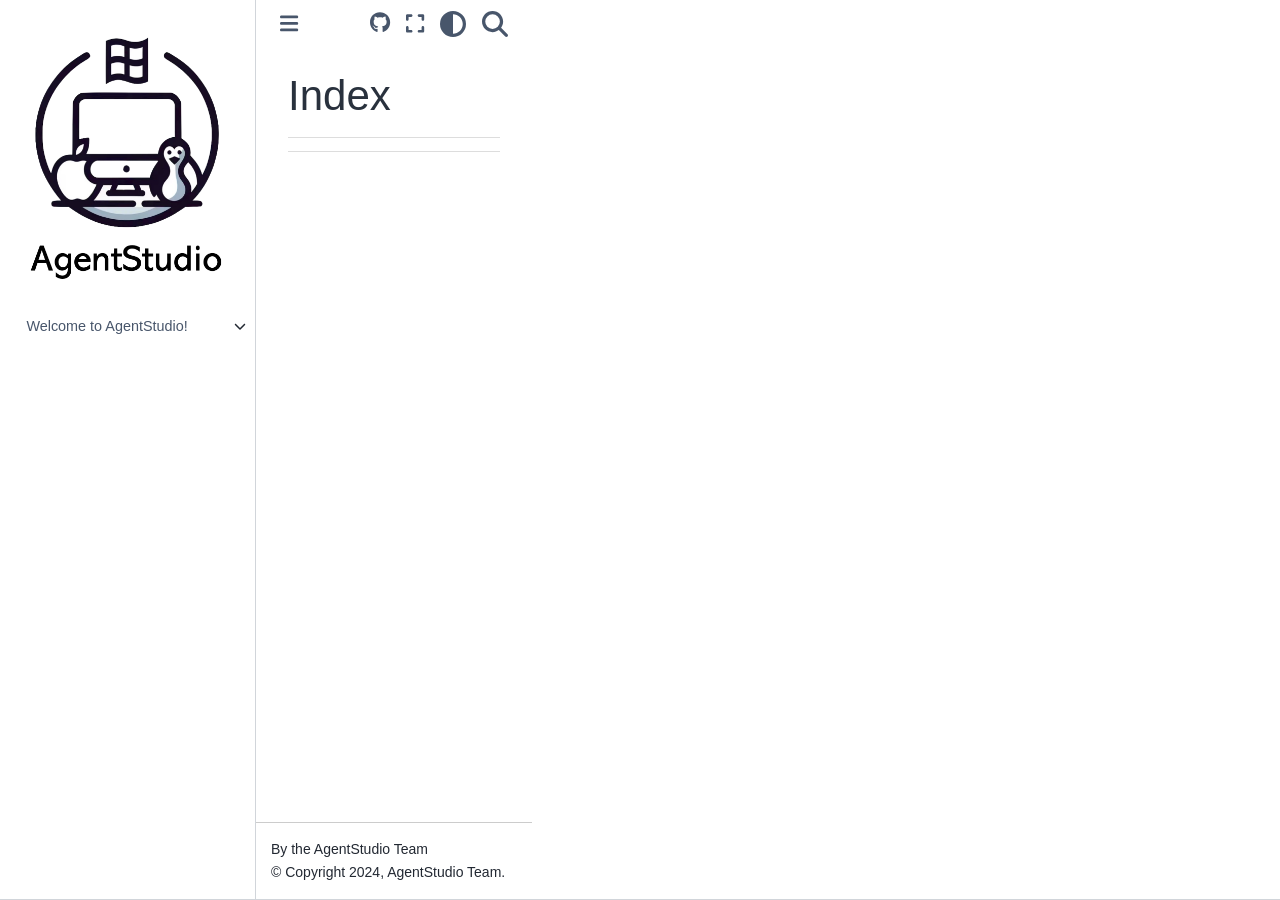
<file: genindex.html>
<!DOCTYPE html>


<html lang="en" data-content_root="" >

  <head>
    <meta charset="utf-8" />
    <meta name="viewport" content="width=device-width, initial-scale=1.0" />
    <title>Index &#8212; AgentStudio</title>
  
  
  
  <script data-cfasync="false">
    document.documentElement.dataset.mode = localStorage.getItem("mode") || "";
    document.documentElement.dataset.theme = localStorage.getItem("theme") || "";
  </script>
  <!--
    this give us a css class that will be invisible only if js is disabled
  -->
  <noscript>
    <style>
      .pst-js-only { display: none !important; }

    </style>
  </noscript>
  
  <!-- Loaded before other Sphinx assets -->
  <link href="_static/styles/theme.css?digest=8878045cc6db502f8baf" rel="stylesheet" />
<link href="_static/styles/pydata-sphinx-theme.css?digest=8878045cc6db502f8baf" rel="stylesheet" />

    <link rel="stylesheet" type="text/css" href="_static/pygments.css" />
    <link rel="stylesheet" href="_static/styles/sphinx-book-theme.css?digest=14f4ca6b54d191a8c7657f6c759bf11a5fb86285" type="text/css" />
    <link rel="stylesheet" type="text/css" href="_static/copybutton.css" />
  
  <!-- So that users can add custom icons -->
  <script src="_static/scripts/fontawesome.js?digest=8878045cc6db502f8baf"></script>
  <!-- Pre-loaded scripts that we'll load fully later -->
  <link rel="preload" as="script" href="_static/scripts/bootstrap.js?digest=8878045cc6db502f8baf" />
<link rel="preload" as="script" href="_static/scripts/pydata-sphinx-theme.js?digest=8878045cc6db502f8baf" />

    <script data-url_root="./" id="documentation_options" src="_static/documentation_options.js"></script>
    <script src="_static/doctools.js"></script>
    <script src="_static/sphinx_highlight.js"></script>
    <script src="_static/clipboard.min.js"></script>
    <script src="_static/copybutton.js"></script>
    <script src="_static/scripts/sphinx-book-theme.js?digest=5a5c038af52cf7bc1a1ec88eea08e6366ee68824"></script>
    <script>DOCUMENTATION_OPTIONS.pagename = 'genindex';</script>
    <link rel="index" title="Index" href="#" />
    <link rel="search" title="Search" href="search.html" />
  <meta name="viewport" content="width=device-width, initial-scale=1"/>
  <meta name="docsearch:language" content="en"/>
  <meta name="docsearch:version" content="" />
  </head>
  
  
  <body data-bs-spy="scroll" data-bs-target=".bd-toc-nav" data-offset="180" data-bs-root-margin="0px 0px -60%" data-default-mode="">

  
  
  <div id="pst-skip-link" class="skip-link d-print-none"><a href="#main-content">Skip to main content</a></div>
  
  <div id="pst-scroll-pixel-helper"></div>
  
  <button type="button" class="btn rounded-pill" id="pst-back-to-top">
    <i class="fa-solid fa-arrow-up"></i>Back to top</button>

  
  <dialog id="pst-search-dialog">
    
<form class="bd-search d-flex align-items-center"
      action="search.html"
      method="get">
  <i class="fa-solid fa-magnifying-glass"></i>
  <input type="search"
         class="form-control"
         name="q"
         placeholder="Search..."
         aria-label="Search..."
         autocomplete="off"
         autocorrect="off"
         autocapitalize="off"
         spellcheck="false"/>
  <span class="search-button__kbd-shortcut"><kbd class="kbd-shortcut__modifier">Ctrl</kbd>+<kbd>K</kbd></span>
</form>
  </dialog>

  <div class="pst-async-banner-revealer d-none">
  <aside id="bd-header-version-warning" class="d-none d-print-none" aria-label="Version warning"></aside>
</div>

  
    <header class="bd-header navbar navbar-expand-lg bd-navbar d-print-none">
    </header>
  

  <div class="bd-container">
    <div class="bd-container__inner bd-page-width">
      
      
      
        
      
      <dialog id="pst-primary-sidebar-modal"></dialog>
      <div id="pst-primary-sidebar" class="bd-sidebar-primary bd-sidebar">
        

  
  <div class="sidebar-header-items sidebar-primary__section">
    
    
    
    
  </div>
  
    <div class="sidebar-primary-items__start sidebar-primary__section">
        <div class="sidebar-primary-item">

  
    
  

<a class="navbar-brand logo" href="index.html">
  
  
  
  
  
    
    
      
    
    
    <img src="_static/agent-studio-logo-text-light.png" class="logo__image only-light" alt="AgentStudio - Home"/>
    <img src="_static/agent-studio-logo-text-light.png" class="logo__image only-dark pst-js-only" alt="AgentStudio - Home"/>
  
  
</a></div>
        <div class="sidebar-primary-item"><nav class="bd-links" id="bd-docs-nav" aria-label="Main">
    <div class="bd-toc-item navbar-nav active">
        <ul class="nav bd-sidenav">
<li class="toctree-l1 has-children"><a class="reference internal" href="doc_index.html">Welcome to AgentStudio!</a><details><summary><span class="toctree-toggle" role="presentation"><i class="fa-solid fa-chevron-down"></i></span></summary><ul>
<li class="toctree-l2"><a class="reference internal" href="getting_started/installation.html">Installation</a></li>
<li class="toctree-l2"><a class="reference internal" href="getting_started/setup_api_keys.html">Setup API Keys</a></li>
<li class="toctree-l2"><a class="reference internal" href="getting_started/evaluate_agents.html">Evaluate Agents</a></li>
<li class="toctree-l2"><a class="reference internal" href="getting_started/create_agents.html">Create Your Own Agent</a></li>
<li class="toctree-l2"><a class="reference internal" href="getting_started/connect_model.html">Connect to Your Own Model</a></li>
<li class="toctree-l2"><a class="reference internal" href="getting_started/upload_results.html">Upload Results to Hugging Face</a></li>
<li class="toctree-l2"><a class="reference internal" href="getting_started/start_recording.html">Record Dataset</a></li>
<li class="toctree-l2"><a class="reference internal" href="getting_started/annotation.html">Record GUI Grounding Dataset</a></li>
<li class="toctree-l2"><a class="reference internal" href="getting_started/troubleshooting.html">Troubleshooting</a></li>
</ul>
</details></li>
</ul>

    </div>
</nav></div>
    </div>
  
  
  <div class="sidebar-primary-items__end sidebar-primary__section">
      <div class="sidebar-primary-item">
<div id="ethical-ad-placement"
      class="flat"
      data-ea-publisher="readthedocs"
      data-ea-type="readthedocs-sidebar"
      data-ea-manual="true">
</div></div>
  </div>


      </div>
      
      <main id="main-content" class="bd-main" role="main">
        
        

<div class="sbt-scroll-pixel-helper"></div>

          <div class="bd-content">
            <div class="bd-article-container">
              
              <div class="bd-header-article d-print-none">
<div class="header-article-items header-article__inner">
  
    <div class="header-article-items__start">
      
        <div class="header-article-item"><label class="sidebar-toggle primary-toggle btn btn-sm" for="__primary" title="Toggle primary sidebar" data-bs-placement="bottom" data-bs-toggle="tooltip">
  <span class="fa-solid fa-bars"></span>
</label></div>
      
    </div>
  
  
    <div class="header-article-items__end">
      
        <div class="header-article-item">

<div class="article-header-buttons">


<a href="https://github.com/SkyworkAI/agent-studio" target="_blank"
   class="btn btn-sm btn-source-repository-button"
   title="Source repository"
   data-bs-placement="bottom" data-bs-toggle="tooltip"
>
  

<span class="btn__icon-container">
  <i class="fab fa-github"></i>
  </span>

</a>




<button onclick="toggleFullScreen()"
  class="btn btn-sm btn-fullscreen-button"
  title="Fullscreen mode"
  data-bs-placement="bottom" data-bs-toggle="tooltip"
>
  

<span class="btn__icon-container">
  <i class="fas fa-expand"></i>
  </span>

</button>



<button class="btn btn-sm nav-link pst-navbar-icon theme-switch-button pst-js-only" aria-label="Color mode" data-bs-title="Color mode"  data-bs-placement="bottom" data-bs-toggle="tooltip">
  <i class="theme-switch fa-solid fa-sun                fa-lg" data-mode="light" title="Light"></i>
  <i class="theme-switch fa-solid fa-moon               fa-lg" data-mode="dark"  title="Dark"></i>
  <i class="theme-switch fa-solid fa-circle-half-stroke fa-lg" data-mode="auto"  title="System Settings"></i>
</button>


<button class="btn btn-sm pst-navbar-icon search-button search-button__button pst-js-only" title="Search" aria-label="Search" data-bs-placement="bottom" data-bs-toggle="tooltip">
    <i class="fa-solid fa-magnifying-glass fa-lg"></i>
</button>

</div></div>
      
    </div>
  
</div>
</div>
              
              

<div id="jb-print-docs-body" class="onlyprint">
    <h1></h1>
    <!-- Table of contents -->
    <div id="print-main-content">
        <div id="jb-print-toc">
            
        </div>
    </div>
</div>

              
                
<div id="searchbox"></div>
                <article class="bd-article">
                  

<h1 id="index">Index</h1>

<div class="genindex-jumpbox">
 
</div>


                </article>
              

              
              
              
              
                <footer class="prev-next-footer d-print-none">
                  
<div class="prev-next-area">
</div>
                </footer>
              
            </div>
            
            
              
            
          </div>
          <footer class="bd-footer-content">
            
<div class="bd-footer-content__inner container">
  
  <div class="footer-item">
    
<p class="component-author">
By the AgentStudio Team
</p>

  </div>
  
  <div class="footer-item">
    

  <p class="copyright">
    
      © Copyright 2024, AgentStudio Team.
      <br/>
    
  </p>

  </div>
  
  <div class="footer-item">
    
  </div>
  
  <div class="footer-item">
    
  </div>
  
</div>
          </footer>
        

      </main>
    </div>
  </div>
  
  <!-- Scripts loaded after <body> so the DOM is not blocked -->
  <script defer src="_static/scripts/bootstrap.js?digest=8878045cc6db502f8baf"></script>
<script defer src="_static/scripts/pydata-sphinx-theme.js?digest=8878045cc6db502f8baf"></script>

  <footer class="bd-footer">
  </footer>
  </body>
</html>
</file>
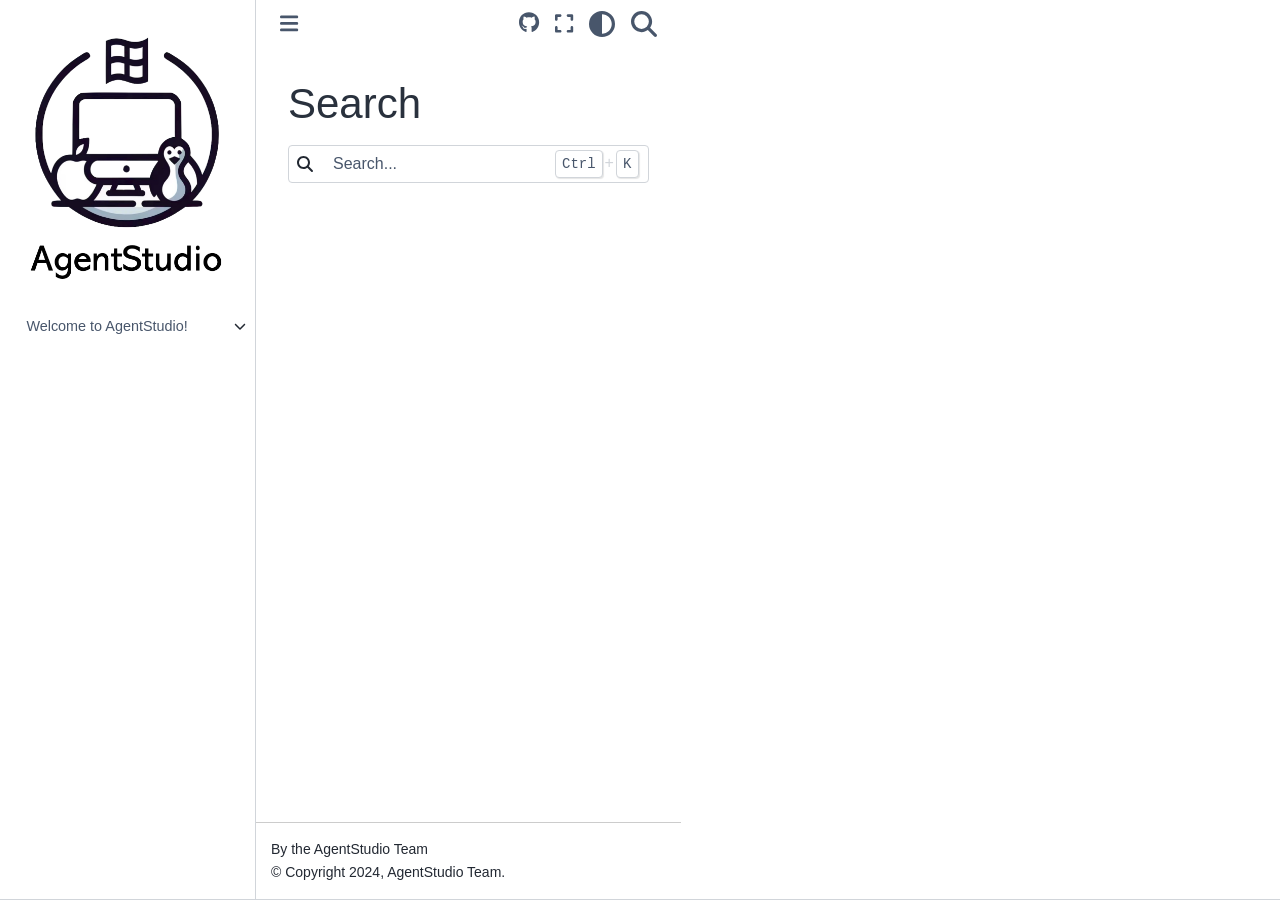
<file: search.html>
<!DOCTYPE html>


<html lang="en" data-content_root="" >

  <head>
    <meta charset="utf-8" />
    <meta name="viewport" content="width=device-width, initial-scale=1.0" /><title>Search - AgentStudio</title>
  
  
  
  <script data-cfasync="false">
    document.documentElement.dataset.mode = localStorage.getItem("mode") || "";
    document.documentElement.dataset.theme = localStorage.getItem("theme") || "";
  </script>
  <!--
    this give us a css class that will be invisible only if js is disabled
  -->
  <noscript>
    <style>
      .pst-js-only { display: none !important; }

    </style>
  </noscript>
  
  <!-- Loaded before other Sphinx assets -->
  <link href="_static/styles/theme.css?digest=8878045cc6db502f8baf" rel="stylesheet" />
<link href="_static/styles/pydata-sphinx-theme.css?digest=8878045cc6db502f8baf" rel="stylesheet" />

    <link rel="stylesheet" type="text/css" href="_static/pygments.css" />
    <link rel="stylesheet" href="_static/styles/sphinx-book-theme.css?digest=14f4ca6b54d191a8c7657f6c759bf11a5fb86285" type="text/css" />
    <link rel="stylesheet" type="text/css" href="_static/copybutton.css" />
  
  <!-- So that users can add custom icons -->
  <script src="_static/scripts/fontawesome.js?digest=8878045cc6db502f8baf"></script>
  <!-- Pre-loaded scripts that we'll load fully later -->
  <link rel="preload" as="script" href="_static/scripts/bootstrap.js?digest=8878045cc6db502f8baf" />
<link rel="preload" as="script" href="_static/scripts/pydata-sphinx-theme.js?digest=8878045cc6db502f8baf" />

    <script data-url_root="./" id="documentation_options" src="_static/documentation_options.js"></script>
    <script src="_static/doctools.js"></script>
    <script src="_static/sphinx_highlight.js"></script>
    <script src="_static/clipboard.min.js"></script>
    <script src="_static/copybutton.js"></script>
    <script src="_static/scripts/sphinx-book-theme.js?digest=5a5c038af52cf7bc1a1ec88eea08e6366ee68824"></script>
    <script>DOCUMENTATION_OPTIONS.pagename = 'search';</script>
  <script src="_static/searchtools.js"></script>
  <script src="_static/language_data.js"></script>
  <script src="searchindex.js"></script>
    <link rel="index" title="Index" href="genindex.html" />
    <link rel="search" title="Search" href="#" />
  <meta name="viewport" content="width=device-width, initial-scale=1"/>
  <meta name="docsearch:language" content="en"/>
  <meta name="docsearch:version" content="" />
  </head>
  
  
  <body data-bs-spy="scroll" data-bs-target=".bd-toc-nav" data-offset="180" data-bs-root-margin="0px 0px -60%" data-default-mode="">

  
  
  <div id="pst-skip-link" class="skip-link d-print-none"><a href="#main-content">Skip to main content</a></div>
  
  <div id="pst-scroll-pixel-helper"></div>
  
  <button type="button" class="btn rounded-pill" id="pst-back-to-top">
    <i class="fa-solid fa-arrow-up"></i>Back to top</button>

  
  <dialog id="pst-search-dialog">
    
<form class="bd-search d-flex align-items-center"
      action="#"
      method="get">
  <i class="fa-solid fa-magnifying-glass"></i>
  <input type="search"
         class="form-control"
         name="q"
         placeholder="Search..."
         aria-label="Search..."
         autocomplete="off"
         autocorrect="off"
         autocapitalize="off"
         spellcheck="false"/>
  <span class="search-button__kbd-shortcut"><kbd class="kbd-shortcut__modifier">Ctrl</kbd>+<kbd>K</kbd></span>
</form>
  </dialog>

  <div class="pst-async-banner-revealer d-none">
  <aside id="bd-header-version-warning" class="d-none d-print-none" aria-label="Version warning"></aside>
</div>

  
    <header class="bd-header navbar navbar-expand-lg bd-navbar d-print-none">
    </header>
  

  <div class="bd-container">
    <div class="bd-container__inner bd-page-width">
      
      
      
        
      
      <dialog id="pst-primary-sidebar-modal"></dialog>
      <div id="pst-primary-sidebar" class="bd-sidebar-primary bd-sidebar">
        

  
  <div class="sidebar-header-items sidebar-primary__section">
    
    
    
    
  </div>
  
    <div class="sidebar-primary-items__start sidebar-primary__section">
        <div class="sidebar-primary-item">

  
    
  

<a class="navbar-brand logo" href="index.html">
  
  
  
  
  
    
    
      
    
    
    <img src="_static/agent-studio-logo-text-light.png" class="logo__image only-light" alt="AgentStudio - Home"/>
    <img src="_static/agent-studio-logo-text-light.png" class="logo__image only-dark pst-js-only" alt="AgentStudio - Home"/>
  
  
</a></div>
        <div class="sidebar-primary-item"><nav class="bd-links" id="bd-docs-nav" aria-label="Main">
    <div class="bd-toc-item navbar-nav active">
        <ul class="nav bd-sidenav">
<li class="toctree-l1 has-children"><a class="reference internal" href="doc_index.html">Welcome to AgentStudio!</a><details><summary><span class="toctree-toggle" role="presentation"><i class="fa-solid fa-chevron-down"></i></span></summary><ul>
<li class="toctree-l2"><a class="reference internal" href="getting_started/installation.html">Installation</a></li>
<li class="toctree-l2"><a class="reference internal" href="getting_started/setup_api_keys.html">Setup API Keys</a></li>
<li class="toctree-l2"><a class="reference internal" href="getting_started/evaluate_agents.html">Evaluate Agents</a></li>
<li class="toctree-l2"><a class="reference internal" href="getting_started/create_agents.html">Create Your Own Agent</a></li>
<li class="toctree-l2"><a class="reference internal" href="getting_started/connect_model.html">Connect to Your Own Model</a></li>
<li class="toctree-l2"><a class="reference internal" href="getting_started/upload_results.html">Upload Results to Hugging Face</a></li>
<li class="toctree-l2"><a class="reference internal" href="getting_started/start_recording.html">Record Dataset</a></li>
<li class="toctree-l2"><a class="reference internal" href="getting_started/annotation.html">Record GUI Grounding Dataset</a></li>
<li class="toctree-l2"><a class="reference internal" href="getting_started/troubleshooting.html">Troubleshooting</a></li>
</ul>
</details></li>
</ul>

    </div>
</nav></div>
    </div>
  
  
  <div class="sidebar-primary-items__end sidebar-primary__section">
      <div class="sidebar-primary-item">
<div id="ethical-ad-placement"
      class="flat"
      data-ea-publisher="readthedocs"
      data-ea-type="readthedocs-sidebar"
      data-ea-manual="true">
</div></div>
  </div>


      </div>
      
      <main id="main-content" class="bd-main" role="main">
        
        

<div class="sbt-scroll-pixel-helper"></div>

          <div class="bd-content">
            <div class="bd-article-container">
              
              <div class="bd-header-article d-print-none">
<div class="header-article-items header-article__inner">
  
    <div class="header-article-items__start">
      
        <div class="header-article-item"><label class="sidebar-toggle primary-toggle btn btn-sm" for="__primary" title="Toggle primary sidebar" data-bs-placement="bottom" data-bs-toggle="tooltip">
  <span class="fa-solid fa-bars"></span>
</label></div>
      
    </div>
  
  
    <div class="header-article-items__end">
      
        <div class="header-article-item">

<div class="article-header-buttons">


<a href="https://github.com/SkyworkAI/agent-studio" target="_blank"
   class="btn btn-sm btn-source-repository-button"
   title="Source repository"
   data-bs-placement="bottom" data-bs-toggle="tooltip"
>
  

<span class="btn__icon-container">
  <i class="fab fa-github"></i>
  </span>

</a>




<button onclick="toggleFullScreen()"
  class="btn btn-sm btn-fullscreen-button"
  title="Fullscreen mode"
  data-bs-placement="bottom" data-bs-toggle="tooltip"
>
  

<span class="btn__icon-container">
  <i class="fas fa-expand"></i>
  </span>

</button>



<button class="btn btn-sm nav-link pst-navbar-icon theme-switch-button pst-js-only" aria-label="Color mode" data-bs-title="Color mode"  data-bs-placement="bottom" data-bs-toggle="tooltip">
  <i class="theme-switch fa-solid fa-sun                fa-lg" data-mode="light" title="Light"></i>
  <i class="theme-switch fa-solid fa-moon               fa-lg" data-mode="dark"  title="Dark"></i>
  <i class="theme-switch fa-solid fa-circle-half-stroke fa-lg" data-mode="auto"  title="System Settings"></i>
</button>


<button class="btn btn-sm pst-navbar-icon search-button search-button__button pst-js-only" title="Search" aria-label="Search" data-bs-placement="bottom" data-bs-toggle="tooltip">
    <i class="fa-solid fa-magnifying-glass fa-lg"></i>
</button>

</div></div>
      
    </div>
  
</div>
</div>
              
              
  <div class="bd-search-container">
    <h1>Search</h1>
    <noscript>
      <div class="admonition error">
        <p class="admonition-title">Error</p>
        <p>Please activate JavaScript to enable the search functionality.</p>
      </div>
    </noscript>
    
<form class="bd-search d-flex align-items-center"
      action="#"
      method="get">
  <i class="fa-solid fa-magnifying-glass"></i>
  <input type="search"
         class="form-control"
         name="q"
         placeholder="Search..."
         aria-label="Search..."
         autocomplete="off"
         autocorrect="off"
         autocapitalize="off"
         spellcheck="false"/>
  <span class="search-button__kbd-shortcut"><kbd class="kbd-shortcut__modifier">Ctrl</kbd>+<kbd>K</kbd></span>
</form>
    <div id="search-results"></div>
  </div>
  <script>
    // Activate the search field on page load
    let searchInput = document.querySelector("form.bd-search input");
    if (searchInput) {
        searchInput.focus();
        searchInput.select();
        console.log("[PST]: Set focus on search field.");
    }
  </script>

              
              
              
              
                <footer class="prev-next-footer d-print-none">
                  
<div class="prev-next-area">
</div>
                </footer>
              
            </div>
            
            
              
            
          </div>
          <footer class="bd-footer-content">
            
<div class="bd-footer-content__inner container">
  
  <div class="footer-item">
    
<p class="component-author">
By the AgentStudio Team
</p>

  </div>
  
  <div class="footer-item">
    

  <p class="copyright">
    
      © Copyright 2024, AgentStudio Team.
      <br/>
    
  </p>

  </div>
  
  <div class="footer-item">
    
  </div>
  
  <div class="footer-item">
    
  </div>
  
</div>
          </footer>
        

      </main>
    </div>
  </div>
  
  <!-- Scripts loaded after <body> so the DOM is not blocked -->
  <script defer src="_static/scripts/bootstrap.js?digest=8878045cc6db502f8baf"></script>
<script defer src="_static/scripts/pydata-sphinx-theme.js?digest=8878045cc6db502f8baf"></script>

  <footer class="bd-footer">
  </footer>
  </body>
</html>
</file>
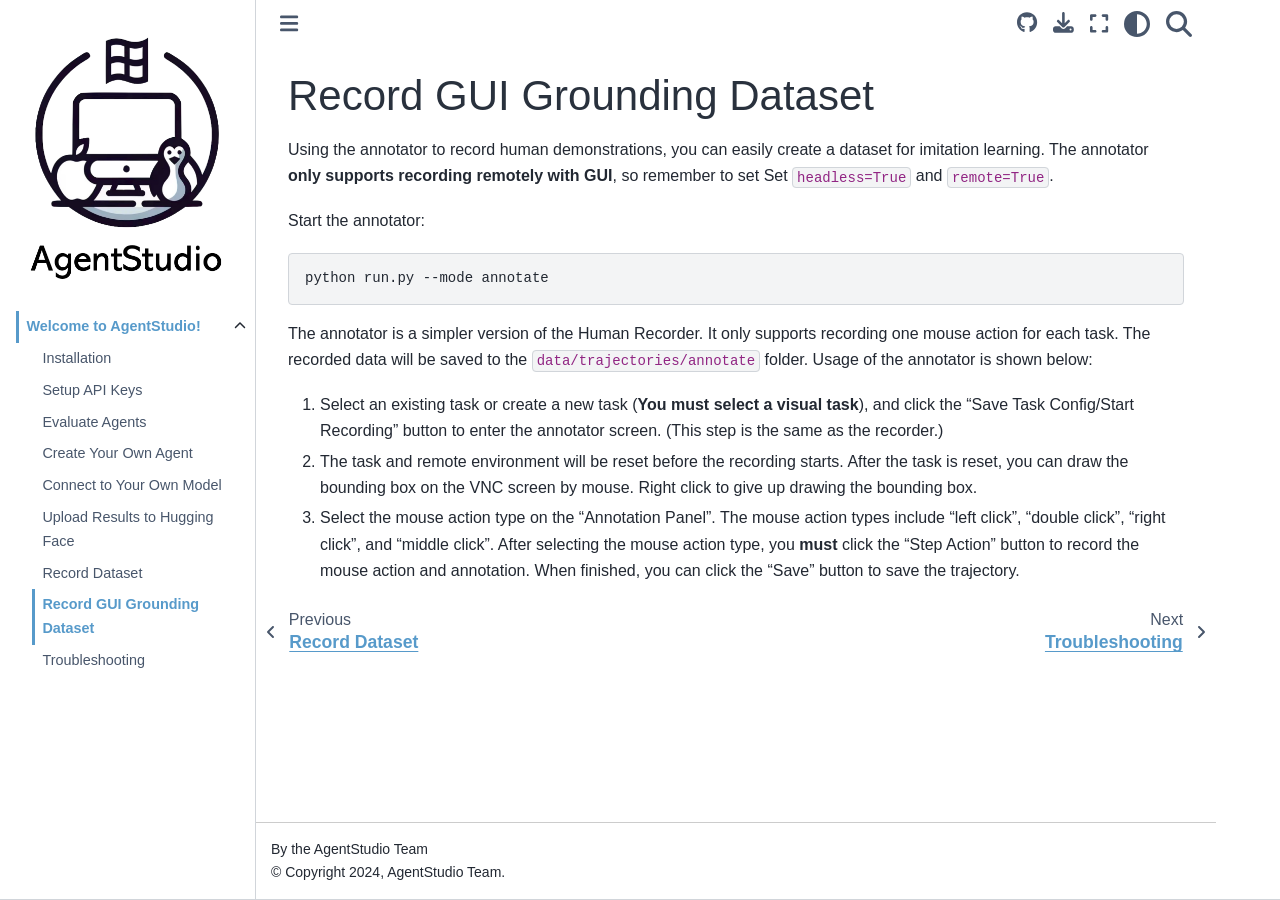
<file: getting_started/annotation.html>
<!DOCTYPE html>


<html lang="en" data-content_root="" >

  <head>
    <meta charset="utf-8" />
    <meta name="viewport" content="width=device-width, initial-scale=1.0" /><meta name="generator" content="Docutils 0.19: https://docutils.sourceforge.io/" />

    <title>Record GUI Grounding Dataset &#8212; AgentStudio</title>
  
  
  
  <script data-cfasync="false">
    document.documentElement.dataset.mode = localStorage.getItem("mode") || "";
    document.documentElement.dataset.theme = localStorage.getItem("theme") || "";
  </script>
  <!--
    this give us a css class that will be invisible only if js is disabled
  -->
  <noscript>
    <style>
      .pst-js-only { display: none !important; }

    </style>
  </noscript>
  
  <!-- Loaded before other Sphinx assets -->
  <link href="../_static/styles/theme.css?digest=8878045cc6db502f8baf" rel="stylesheet" />
<link href="../_static/styles/pydata-sphinx-theme.css?digest=8878045cc6db502f8baf" rel="stylesheet" />

    <link rel="stylesheet" type="text/css" href="../_static/pygments.css" />
    <link rel="stylesheet" href="../_static/styles/sphinx-book-theme.css?digest=14f4ca6b54d191a8c7657f6c759bf11a5fb86285" type="text/css" />
    <link rel="stylesheet" type="text/css" href="../_static/copybutton.css" />
  
  <!-- So that users can add custom icons -->
  <script src="../_static/scripts/fontawesome.js?digest=8878045cc6db502f8baf"></script>
  <!-- Pre-loaded scripts that we'll load fully later -->
  <link rel="preload" as="script" href="../_static/scripts/bootstrap.js?digest=8878045cc6db502f8baf" />
<link rel="preload" as="script" href="../_static/scripts/pydata-sphinx-theme.js?digest=8878045cc6db502f8baf" />

    <script data-url_root="../" id="documentation_options" src="../_static/documentation_options.js"></script>
    <script src="../_static/doctools.js"></script>
    <script src="../_static/sphinx_highlight.js"></script>
    <script src="../_static/clipboard.min.js"></script>
    <script src="../_static/copybutton.js"></script>
    <script src="../_static/scripts/sphinx-book-theme.js?digest=5a5c038af52cf7bc1a1ec88eea08e6366ee68824"></script>
    <script>DOCUMENTATION_OPTIONS.pagename = 'getting_started/annotation';</script>
    <link rel="index" title="Index" href="../genindex.html" />
    <link rel="search" title="Search" href="../search.html" />
    <link rel="next" title="Troubleshooting" href="troubleshooting.html" />
    <link rel="prev" title="Record Dataset" href="start_recording.html" />
  <meta name="viewport" content="width=device-width, initial-scale=1"/>
  <meta name="docsearch:language" content="en"/>
  <meta name="docsearch:version" content="" />
  </head>
  
  
  <body data-bs-spy="scroll" data-bs-target=".bd-toc-nav" data-offset="180" data-bs-root-margin="0px 0px -60%" data-default-mode="">

  
  
  <div id="pst-skip-link" class="skip-link d-print-none"><a href="#main-content">Skip to main content</a></div>
  
  <div id="pst-scroll-pixel-helper"></div>
  
  <button type="button" class="btn rounded-pill" id="pst-back-to-top">
    <i class="fa-solid fa-arrow-up"></i>Back to top</button>

  
  <dialog id="pst-search-dialog">
    
<form class="bd-search d-flex align-items-center"
      action="../search.html"
      method="get">
  <i class="fa-solid fa-magnifying-glass"></i>
  <input type="search"
         class="form-control"
         name="q"
         placeholder="Search..."
         aria-label="Search..."
         autocomplete="off"
         autocorrect="off"
         autocapitalize="off"
         spellcheck="false"/>
  <span class="search-button__kbd-shortcut"><kbd class="kbd-shortcut__modifier">Ctrl</kbd>+<kbd>K</kbd></span>
</form>
  </dialog>

  <div class="pst-async-banner-revealer d-none">
  <aside id="bd-header-version-warning" class="d-none d-print-none" aria-label="Version warning"></aside>
</div>

  
    <header class="bd-header navbar navbar-expand-lg bd-navbar d-print-none">
    </header>
  

  <div class="bd-container">
    <div class="bd-container__inner bd-page-width">
      
      
      
      <dialog id="pst-primary-sidebar-modal"></dialog>
      <div id="pst-primary-sidebar" class="bd-sidebar-primary bd-sidebar">
        

  
  <div class="sidebar-header-items sidebar-primary__section">
    
    
    
    
  </div>
  
    <div class="sidebar-primary-items__start sidebar-primary__section">
        <div class="sidebar-primary-item">

  
    
  

<a class="navbar-brand logo" href="../index.html">
  
  
  
  
  
    
    
      
    
    
    <img src="../_static/agent-studio-logo-text-light.png" class="logo__image only-light" alt="AgentStudio - Home"/>
    <img src="../_static/agent-studio-logo-text-light.png" class="logo__image only-dark pst-js-only" alt="AgentStudio - Home"/>
  
  
</a></div>
        <div class="sidebar-primary-item"><nav class="bd-links" id="bd-docs-nav" aria-label="Main">
    <div class="bd-toc-item navbar-nav active">
        <ul class="current nav bd-sidenav">
<li class="toctree-l1 current active has-children"><a class="reference internal" href="../doc_index.html">Welcome to AgentStudio!</a><details open="open"><summary><span class="toctree-toggle" role="presentation"><i class="fa-solid fa-chevron-down"></i></span></summary><ul class="current">
<li class="toctree-l2"><a class="reference internal" href="installation.html">Installation</a></li>
<li class="toctree-l2"><a class="reference internal" href="setup_api_keys.html">Setup API Keys</a></li>
<li class="toctree-l2"><a class="reference internal" href="evaluate_agents.html">Evaluate Agents</a></li>
<li class="toctree-l2"><a class="reference internal" href="create_agents.html">Create Your Own Agent</a></li>
<li class="toctree-l2"><a class="reference internal" href="connect_model.html">Connect to Your Own Model</a></li>
<li class="toctree-l2"><a class="reference internal" href="upload_results.html">Upload Results to Hugging Face</a></li>
<li class="toctree-l2"><a class="reference internal" href="start_recording.html">Record Dataset</a></li>
<li class="toctree-l2 current active"><a class="current reference internal" href="#">Record GUI Grounding Dataset</a></li>
<li class="toctree-l2"><a class="reference internal" href="troubleshooting.html">Troubleshooting</a></li>
</ul>
</details></li>
</ul>

    </div>
</nav></div>
    </div>
  
  
  <div class="sidebar-primary-items__end sidebar-primary__section">
      <div class="sidebar-primary-item">
<div id="ethical-ad-placement"
      class="flat"
      data-ea-publisher="readthedocs"
      data-ea-type="readthedocs-sidebar"
      data-ea-manual="true">
</div></div>
  </div>


      </div>
      
      <main id="main-content" class="bd-main" role="main">
        
        

<div class="sbt-scroll-pixel-helper"></div>

          <div class="bd-content">
            <div class="bd-article-container">
              
              <div class="bd-header-article d-print-none">
<div class="header-article-items header-article__inner">
  
    <div class="header-article-items__start">
      
        <div class="header-article-item"><label class="sidebar-toggle primary-toggle btn btn-sm" for="__primary" title="Toggle primary sidebar" data-bs-placement="bottom" data-bs-toggle="tooltip">
  <span class="fa-solid fa-bars"></span>
</label></div>
      
    </div>
  
  
    <div class="header-article-items__end">
      
        <div class="header-article-item">

<div class="article-header-buttons">


<a href="https://github.com/SkyworkAI/agent-studio" target="_blank"
   class="btn btn-sm btn-source-repository-button"
   title="Source repository"
   data-bs-placement="bottom" data-bs-toggle="tooltip"
>
  

<span class="btn__icon-container">
  <i class="fab fa-github"></i>
  </span>

</a>






<div class="dropdown dropdown-download-buttons">
  <button class="btn dropdown-toggle" type="button" data-bs-toggle="dropdown" aria-expanded="false" aria-label="Download this page">
    <i class="fas fa-download"></i>
  </button>
  <ul class="dropdown-menu">
      
      
      
      <li><a href="../_sources/getting_started/annotation.rst" target="_blank"
   class="btn btn-sm btn-download-source-button dropdown-item"
   title="Download source file"
   data-bs-placement="left" data-bs-toggle="tooltip"
>
  

<span class="btn__icon-container">
  <i class="fas fa-file"></i>
  </span>
<span class="btn__text-container">.rst</span>
</a>
</li>
      
      
      
      
      <li>
<button onclick="window.print()"
  class="btn btn-sm btn-download-pdf-button dropdown-item"
  title="Print to PDF"
  data-bs-placement="left" data-bs-toggle="tooltip"
>
  

<span class="btn__icon-container">
  <i class="fas fa-file-pdf"></i>
  </span>
<span class="btn__text-container">.pdf</span>
</button>
</li>
      
  </ul>
</div>




<button onclick="toggleFullScreen()"
  class="btn btn-sm btn-fullscreen-button"
  title="Fullscreen mode"
  data-bs-placement="bottom" data-bs-toggle="tooltip"
>
  

<span class="btn__icon-container">
  <i class="fas fa-expand"></i>
  </span>

</button>



<button class="btn btn-sm nav-link pst-navbar-icon theme-switch-button pst-js-only" aria-label="Color mode" data-bs-title="Color mode"  data-bs-placement="bottom" data-bs-toggle="tooltip">
  <i class="theme-switch fa-solid fa-sun                fa-lg" data-mode="light" title="Light"></i>
  <i class="theme-switch fa-solid fa-moon               fa-lg" data-mode="dark"  title="Dark"></i>
  <i class="theme-switch fa-solid fa-circle-half-stroke fa-lg" data-mode="auto"  title="System Settings"></i>
</button>


<button class="btn btn-sm pst-navbar-icon search-button search-button__button pst-js-only" title="Search" aria-label="Search" data-bs-placement="bottom" data-bs-toggle="tooltip">
    <i class="fa-solid fa-magnifying-glass fa-lg"></i>
</button>

</div></div>
      
    </div>
  
</div>
</div>
              
              

<div id="jb-print-docs-body" class="onlyprint">
    <h1>Record GUI Grounding Dataset</h1>
    <!-- Table of contents -->
    <div id="print-main-content">
        <div id="jb-print-toc">
            
        </div>
    </div>
</div>

              
                
<div id="searchbox"></div>
                <article class="bd-article">
                  
  <section id="record-gui-grounding-dataset">
<span id="annotation"></span><h1>Record GUI Grounding Dataset<a class="headerlink" href="#record-gui-grounding-dataset" title="Permalink to this heading">#</a></h1>
<p>Using the annotator to record human demonstrations, you can easily create a dataset for imitation learning. The annotator <strong>only supports recording remotely with GUI</strong>, so remember to set Set <code class="docutils literal notranslate"><span class="pre">headless=True</span></code> and <code class="docutils literal notranslate"><span class="pre">remote=True</span></code>.</p>
<p>Start the annotator:</p>
<div class="highlight-bash notranslate"><div class="highlight"><pre><span></span>python<span class="w"> </span>run.py<span class="w"> </span>--mode<span class="w"> </span>annotate
</pre></div>
</div>
<p>The annotator is a simpler version of the Human Recorder. It only supports recording one mouse action for each task. The recorded data will be saved to the <code class="docutils literal notranslate"><span class="pre">data/trajectories/annotate</span></code> folder. Usage of the annotator is shown below:</p>
<ol class="arabic simple">
<li><p>Select an existing task or create a new task (<strong>You must select a visual task</strong>), and click the “Save Task Config/Start Recording” button to enter the annotator screen. (This step is the same as the recorder.)</p></li>
<li><p>The task and remote environment will be reset before the recording starts. After the task is reset, you can draw the bounding box on the VNC screen by mouse. Right click to give up drawing the bounding box.</p></li>
<li><p>Select the mouse action type on the “Annotation Panel”. The mouse action types include “left click”, “double click”, “right click”, and “middle click”. After selecting the mouse action type, you <strong>must</strong> click the “Step Action” button to record the mouse action and annotation. When finished, you can click the “Save” button to save the trajectory.</p></li>
</ol>
</section>


                </article>
              

              
              
              
              
                <footer class="prev-next-footer d-print-none">
                  
<div class="prev-next-area">
    <a class="left-prev"
       href="start_recording.html"
       title="previous page">
      <i class="fa-solid fa-angle-left"></i>
      <div class="prev-next-info">
        <p class="prev-next-subtitle">previous</p>
        <p class="prev-next-title">Record Dataset</p>
      </div>
    </a>
    <a class="right-next"
       href="troubleshooting.html"
       title="next page">
      <div class="prev-next-info">
        <p class="prev-next-subtitle">next</p>
        <p class="prev-next-title">Troubleshooting</p>
      </div>
      <i class="fa-solid fa-angle-right"></i>
    </a>
</div>
                </footer>
              
            </div>
            
            
              
            
          </div>
          <footer class="bd-footer-content">
            
<div class="bd-footer-content__inner container">
  
  <div class="footer-item">
    
<p class="component-author">
By the AgentStudio Team
</p>

  </div>
  
  <div class="footer-item">
    

  <p class="copyright">
    
      © Copyright 2024, AgentStudio Team.
      <br/>
    
  </p>

  </div>
  
  <div class="footer-item">
    
  </div>
  
  <div class="footer-item">
    
  </div>
  
</div>
          </footer>
        

      </main>
    </div>
  </div>
  
  <!-- Scripts loaded after <body> so the DOM is not blocked -->
  <script defer src="../_static/scripts/bootstrap.js?digest=8878045cc6db502f8baf"></script>
<script defer src="../_static/scripts/pydata-sphinx-theme.js?digest=8878045cc6db502f8baf"></script>

  <footer class="bd-footer">
  </footer>
  </body>
</html>
</file>
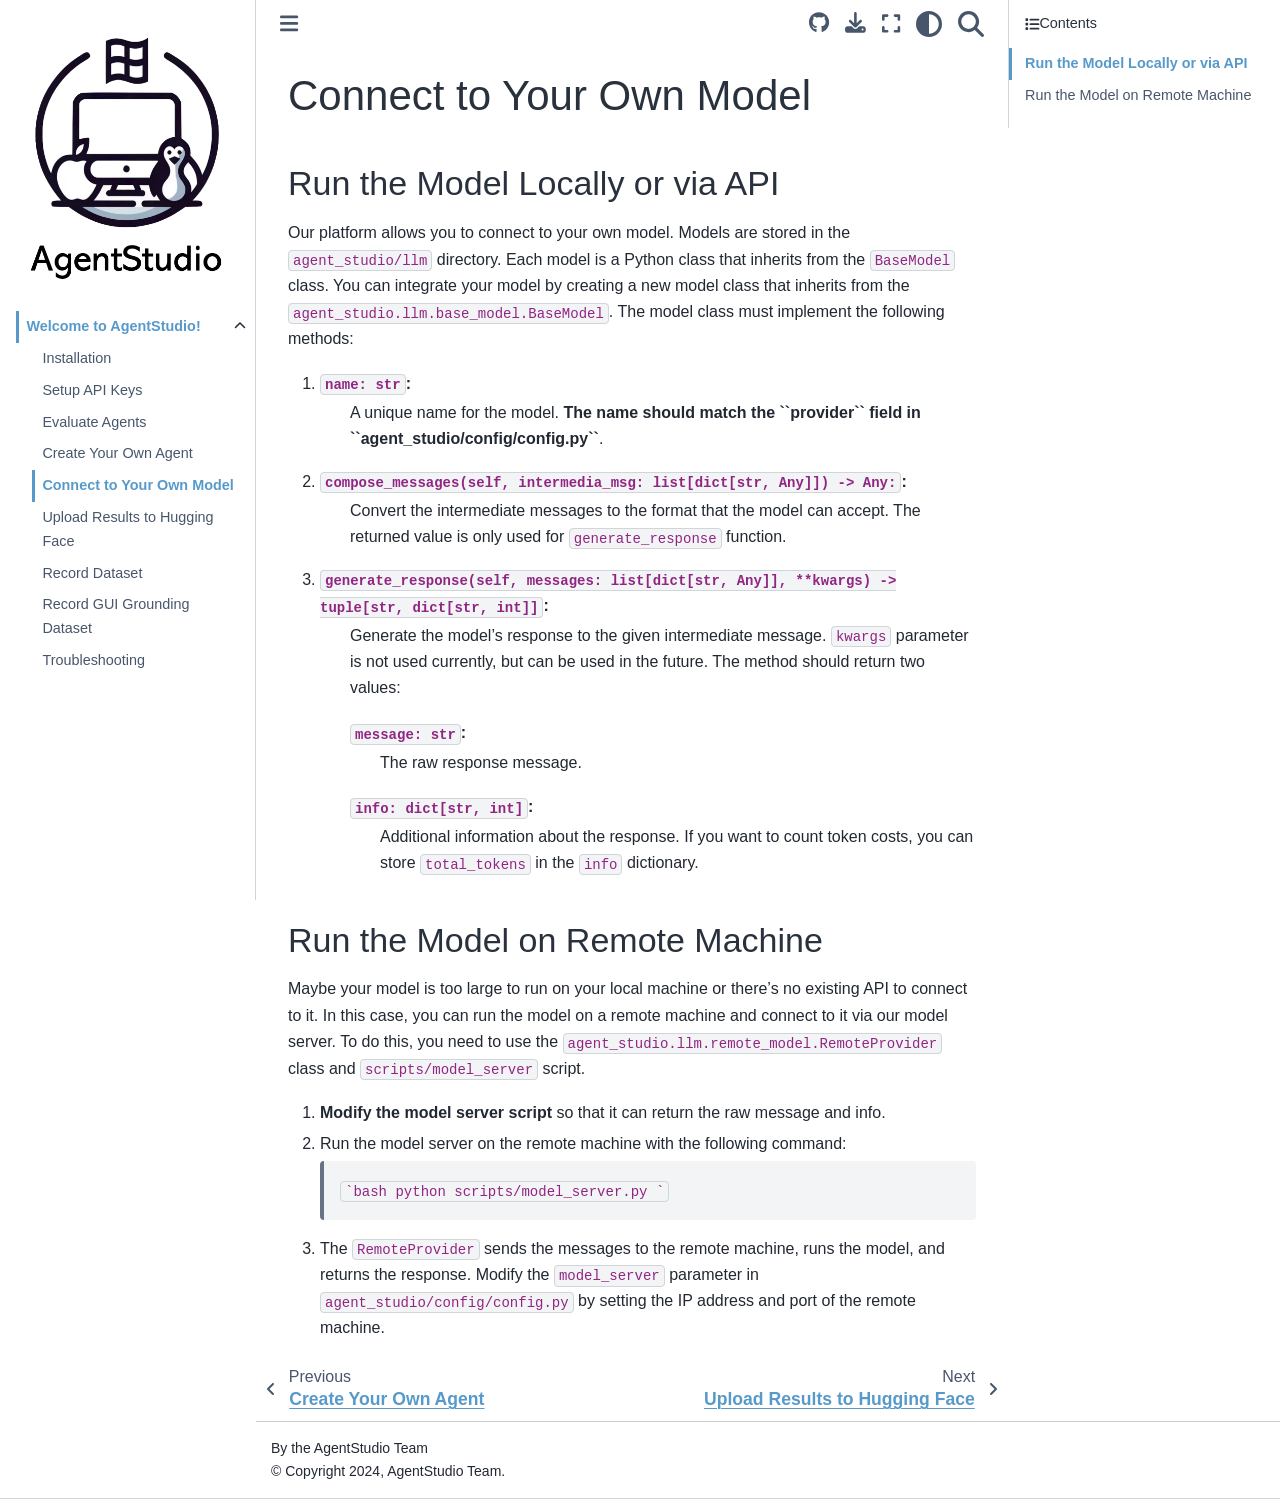
<file: getting_started/connect_model.html>
<!DOCTYPE html>


<html lang="en" data-content_root="" >

  <head>
    <meta charset="utf-8" />
    <meta name="viewport" content="width=device-width, initial-scale=1.0" /><meta name="generator" content="Docutils 0.19: https://docutils.sourceforge.io/" />

    <title>Connect to Your Own Model &#8212; AgentStudio</title>
  
  
  
  <script data-cfasync="false">
    document.documentElement.dataset.mode = localStorage.getItem("mode") || "";
    document.documentElement.dataset.theme = localStorage.getItem("theme") || "";
  </script>
  <!--
    this give us a css class that will be invisible only if js is disabled
  -->
  <noscript>
    <style>
      .pst-js-only { display: none !important; }

    </style>
  </noscript>
  
  <!-- Loaded before other Sphinx assets -->
  <link href="../_static/styles/theme.css?digest=8878045cc6db502f8baf" rel="stylesheet" />
<link href="../_static/styles/pydata-sphinx-theme.css?digest=8878045cc6db502f8baf" rel="stylesheet" />

    <link rel="stylesheet" type="text/css" href="../_static/pygments.css" />
    <link rel="stylesheet" href="../_static/styles/sphinx-book-theme.css?digest=14f4ca6b54d191a8c7657f6c759bf11a5fb86285" type="text/css" />
    <link rel="stylesheet" type="text/css" href="../_static/copybutton.css" />
  
  <!-- So that users can add custom icons -->
  <script src="../_static/scripts/fontawesome.js?digest=8878045cc6db502f8baf"></script>
  <!-- Pre-loaded scripts that we'll load fully later -->
  <link rel="preload" as="script" href="../_static/scripts/bootstrap.js?digest=8878045cc6db502f8baf" />
<link rel="preload" as="script" href="../_static/scripts/pydata-sphinx-theme.js?digest=8878045cc6db502f8baf" />

    <script data-url_root="../" id="documentation_options" src="../_static/documentation_options.js"></script>
    <script src="../_static/doctools.js"></script>
    <script src="../_static/sphinx_highlight.js"></script>
    <script src="../_static/clipboard.min.js"></script>
    <script src="../_static/copybutton.js"></script>
    <script src="../_static/scripts/sphinx-book-theme.js?digest=5a5c038af52cf7bc1a1ec88eea08e6366ee68824"></script>
    <script>DOCUMENTATION_OPTIONS.pagename = 'getting_started/connect_model';</script>
    <link rel="index" title="Index" href="../genindex.html" />
    <link rel="search" title="Search" href="../search.html" />
    <link rel="next" title="Upload Results to Hugging Face" href="upload_results.html" />
    <link rel="prev" title="Create Your Own Agent" href="create_agents.html" />
  <meta name="viewport" content="width=device-width, initial-scale=1"/>
  <meta name="docsearch:language" content="en"/>
  <meta name="docsearch:version" content="" />
  </head>
  
  
  <body data-bs-spy="scroll" data-bs-target=".bd-toc-nav" data-offset="180" data-bs-root-margin="0px 0px -60%" data-default-mode="">

  
  
  <div id="pst-skip-link" class="skip-link d-print-none"><a href="#main-content">Skip to main content</a></div>
  
  <div id="pst-scroll-pixel-helper"></div>
  
  <button type="button" class="btn rounded-pill" id="pst-back-to-top">
    <i class="fa-solid fa-arrow-up"></i>Back to top</button>

  
  <dialog id="pst-search-dialog">
    
<form class="bd-search d-flex align-items-center"
      action="../search.html"
      method="get">
  <i class="fa-solid fa-magnifying-glass"></i>
  <input type="search"
         class="form-control"
         name="q"
         placeholder="Search..."
         aria-label="Search..."
         autocomplete="off"
         autocorrect="off"
         autocapitalize="off"
         spellcheck="false"/>
  <span class="search-button__kbd-shortcut"><kbd class="kbd-shortcut__modifier">Ctrl</kbd>+<kbd>K</kbd></span>
</form>
  </dialog>

  <div class="pst-async-banner-revealer d-none">
  <aside id="bd-header-version-warning" class="d-none d-print-none" aria-label="Version warning"></aside>
</div>

  
    <header class="bd-header navbar navbar-expand-lg bd-navbar d-print-none">
    </header>
  

  <div class="bd-container">
    <div class="bd-container__inner bd-page-width">
      
      
      
      <dialog id="pst-primary-sidebar-modal"></dialog>
      <div id="pst-primary-sidebar" class="bd-sidebar-primary bd-sidebar">
        

  
  <div class="sidebar-header-items sidebar-primary__section">
    
    
    
    
  </div>
  
    <div class="sidebar-primary-items__start sidebar-primary__section">
        <div class="sidebar-primary-item">

  
    
  

<a class="navbar-brand logo" href="../index.html">
  
  
  
  
  
    
    
      
    
    
    <img src="../_static/agent-studio-logo-text-light.png" class="logo__image only-light" alt="AgentStudio - Home"/>
    <img src="../_static/agent-studio-logo-text-light.png" class="logo__image only-dark pst-js-only" alt="AgentStudio - Home"/>
  
  
</a></div>
        <div class="sidebar-primary-item"><nav class="bd-links" id="bd-docs-nav" aria-label="Main">
    <div class="bd-toc-item navbar-nav active">
        <ul class="current nav bd-sidenav">
<li class="toctree-l1 current active has-children"><a class="reference internal" href="../doc_index.html">Welcome to AgentStudio!</a><details open="open"><summary><span class="toctree-toggle" role="presentation"><i class="fa-solid fa-chevron-down"></i></span></summary><ul class="current">
<li class="toctree-l2"><a class="reference internal" href="installation.html">Installation</a></li>
<li class="toctree-l2"><a class="reference internal" href="setup_api_keys.html">Setup API Keys</a></li>
<li class="toctree-l2"><a class="reference internal" href="evaluate_agents.html">Evaluate Agents</a></li>
<li class="toctree-l2"><a class="reference internal" href="create_agents.html">Create Your Own Agent</a></li>
<li class="toctree-l2 current active"><a class="current reference internal" href="#">Connect to Your Own Model</a></li>
<li class="toctree-l2"><a class="reference internal" href="upload_results.html">Upload Results to Hugging Face</a></li>
<li class="toctree-l2"><a class="reference internal" href="start_recording.html">Record Dataset</a></li>
<li class="toctree-l2"><a class="reference internal" href="annotation.html">Record GUI Grounding Dataset</a></li>
<li class="toctree-l2"><a class="reference internal" href="troubleshooting.html">Troubleshooting</a></li>
</ul>
</details></li>
</ul>

    </div>
</nav></div>
    </div>
  
  
  <div class="sidebar-primary-items__end sidebar-primary__section">
      <div class="sidebar-primary-item">
<div id="ethical-ad-placement"
      class="flat"
      data-ea-publisher="readthedocs"
      data-ea-type="readthedocs-sidebar"
      data-ea-manual="true">
</div></div>
  </div>


      </div>
      
      <main id="main-content" class="bd-main" role="main">
        
        

<div class="sbt-scroll-pixel-helper"></div>

          <div class="bd-content">
            <div class="bd-article-container">
              
              <div class="bd-header-article d-print-none">
<div class="header-article-items header-article__inner">
  
    <div class="header-article-items__start">
      
        <div class="header-article-item"><label class="sidebar-toggle primary-toggle btn btn-sm" for="__primary" title="Toggle primary sidebar" data-bs-placement="bottom" data-bs-toggle="tooltip">
  <span class="fa-solid fa-bars"></span>
</label></div>
      
    </div>
  
  
    <div class="header-article-items__end">
      
        <div class="header-article-item">

<div class="article-header-buttons">


<a href="https://github.com/SkyworkAI/agent-studio" target="_blank"
   class="btn btn-sm btn-source-repository-button"
   title="Source repository"
   data-bs-placement="bottom" data-bs-toggle="tooltip"
>
  

<span class="btn__icon-container">
  <i class="fab fa-github"></i>
  </span>

</a>






<div class="dropdown dropdown-download-buttons">
  <button class="btn dropdown-toggle" type="button" data-bs-toggle="dropdown" aria-expanded="false" aria-label="Download this page">
    <i class="fas fa-download"></i>
  </button>
  <ul class="dropdown-menu">
      
      
      
      <li><a href="../_sources/getting_started/connect_model.rst" target="_blank"
   class="btn btn-sm btn-download-source-button dropdown-item"
   title="Download source file"
   data-bs-placement="left" data-bs-toggle="tooltip"
>
  

<span class="btn__icon-container">
  <i class="fas fa-file"></i>
  </span>
<span class="btn__text-container">.rst</span>
</a>
</li>
      
      
      
      
      <li>
<button onclick="window.print()"
  class="btn btn-sm btn-download-pdf-button dropdown-item"
  title="Print to PDF"
  data-bs-placement="left" data-bs-toggle="tooltip"
>
  

<span class="btn__icon-container">
  <i class="fas fa-file-pdf"></i>
  </span>
<span class="btn__text-container">.pdf</span>
</button>
</li>
      
  </ul>
</div>




<button onclick="toggleFullScreen()"
  class="btn btn-sm btn-fullscreen-button"
  title="Fullscreen mode"
  data-bs-placement="bottom" data-bs-toggle="tooltip"
>
  

<span class="btn__icon-container">
  <i class="fas fa-expand"></i>
  </span>

</button>



<button class="btn btn-sm nav-link pst-navbar-icon theme-switch-button pst-js-only" aria-label="Color mode" data-bs-title="Color mode"  data-bs-placement="bottom" data-bs-toggle="tooltip">
  <i class="theme-switch fa-solid fa-sun                fa-lg" data-mode="light" title="Light"></i>
  <i class="theme-switch fa-solid fa-moon               fa-lg" data-mode="dark"  title="Dark"></i>
  <i class="theme-switch fa-solid fa-circle-half-stroke fa-lg" data-mode="auto"  title="System Settings"></i>
</button>


<button class="btn btn-sm pst-navbar-icon search-button search-button__button pst-js-only" title="Search" aria-label="Search" data-bs-placement="bottom" data-bs-toggle="tooltip">
    <i class="fa-solid fa-magnifying-glass fa-lg"></i>
</button>
<label class="sidebar-toggle secondary-toggle btn btn-sm" for="__secondary"title="Toggle secondary sidebar" data-bs-placement="bottom" data-bs-toggle="tooltip">
    <span class="fa-solid fa-list"></span>
</label>
</div></div>
      
    </div>
  
</div>
</div>
              
              

<div id="jb-print-docs-body" class="onlyprint">
    <h1>Connect to Your Own Model</h1>
    <!-- Table of contents -->
    <div id="print-main-content">
        <div id="jb-print-toc">
            
            <div>
                <h2> Contents </h2>
            </div>
            <nav aria-label="Page">
                <ul class="visible nav section-nav flex-column">
<li class="toc-h2 nav-item toc-entry"><a class="reference internal nav-link" href="#run-the-model-locally-or-via-api">Run the Model Locally or via API</a></li>
<li class="toc-h2 nav-item toc-entry"><a class="reference internal nav-link" href="#run-the-model-on-remote-machine">Run the Model on Remote Machine</a></li>
</ul>
            </nav>
        </div>
    </div>
</div>

              
                
<div id="searchbox"></div>
                <article class="bd-article">
                  
  <section id="connect-to-your-own-model">
<span id="connect-model"></span><h1>Connect to Your Own Model<a class="headerlink" href="#connect-to-your-own-model" title="Permalink to this heading">#</a></h1>
<section id="run-the-model-locally-or-via-api">
<h2>Run the Model Locally or via API<a class="headerlink" href="#run-the-model-locally-or-via-api" title="Permalink to this heading">#</a></h2>
<p>Our platform allows you to connect to your own model. Models are stored in the <code class="docutils literal notranslate"><span class="pre">agent_studio/llm</span></code> directory. Each model is a Python class that inherits from the <code class="docutils literal notranslate"><span class="pre">BaseModel</span></code> class. You can integrate your model by creating a new model class that inherits from the <code class="docutils literal notranslate"><span class="pre">agent_studio.llm.base_model.BaseModel</span></code>. The model class must implement the following methods:</p>
<ol class="arabic">
<li><dl class="simple">
<dt><code class="docutils literal notranslate"><span class="pre">name:</span> <span class="pre">str</span></code>:</dt><dd><p>A unique name for the model. <strong>The name should match the ``provider`` field in ``agent_studio/config/config.py``</strong>.</p>
</dd>
</dl>
</li>
<li><dl class="simple">
<dt><code class="docutils literal notranslate"><span class="pre">compose_messages(self,</span> <span class="pre">intermedia_msg:</span> <span class="pre">list[dict[str,</span> <span class="pre">Any]])</span> <span class="pre">-&gt;</span> <span class="pre">Any:</span></code>:</dt><dd><p>Convert the intermediate messages to the format that the model can accept. The returned value is only used for <code class="docutils literal notranslate"><span class="pre">generate_response</span></code> function.</p>
</dd>
</dl>
</li>
<li><dl>
<dt><code class="docutils literal notranslate"><span class="pre">generate_response(self,</span> <span class="pre">messages:</span> <span class="pre">list[dict[str,</span> <span class="pre">Any]],</span> <span class="pre">**kwargs)</span> <span class="pre">-&gt;</span> <span class="pre">tuple[str,</span> <span class="pre">dict[str,</span> <span class="pre">int]]</span></code>:</dt><dd><p>Generate the model’s response to the given intermediate message. <code class="docutils literal notranslate"><span class="pre">kwargs</span></code> parameter is not used currently, but can be used in the future. The method should return two values:</p>
<dl class="simple">
<dt><code class="docutils literal notranslate"><span class="pre">message:</span> <span class="pre">str</span></code>:</dt><dd><p>The raw response message.</p>
</dd>
<dt><code class="docutils literal notranslate"><span class="pre">info:</span> <span class="pre">dict[str,</span> <span class="pre">int]</span></code>:</dt><dd><p>Additional information about the response. If you want to count token costs, you can store <code class="docutils literal notranslate"><span class="pre">total_tokens</span></code> in the <code class="docutils literal notranslate"><span class="pre">info</span></code> dictionary.</p>
</dd>
</dl>
</dd>
</dl>
</li>
</ol>
</section>
<section id="run-the-model-on-remote-machine">
<h2>Run the Model on Remote Machine<a class="headerlink" href="#run-the-model-on-remote-machine" title="Permalink to this heading">#</a></h2>
<p>Maybe your model is too large to run on your local machine or there’s no existing API to connect to it. In this case, you can run the model on a remote machine and connect to it via our model server. To do this, you need to use the <code class="docutils literal notranslate"><span class="pre">agent_studio.llm.remote_model.RemoteProvider</span></code> class and <code class="docutils literal notranslate"><span class="pre">scripts/model_server</span></code> script.</p>
<ol class="arabic">
<li><p><strong>Modify the model server script</strong> so that it can return the raw message and info.</p></li>
<li><p>Run the model server on the remote machine with the following command:</p>
<blockquote>
<div><p><code class="docutils literal notranslate"><span class="pre">`bash</span>
<span class="pre">python</span> <span class="pre">scripts/model_server.py</span>
<span class="pre">`</span></code></p>
</div></blockquote>
</li>
<li><p>The <code class="docutils literal notranslate"><span class="pre">RemoteProvider</span></code> sends the messages to the remote machine, runs the model, and returns the response. Modify the <code class="docutils literal notranslate"><span class="pre">model_server</span></code> parameter in <code class="docutils literal notranslate"><span class="pre">agent_studio/config/config.py</span></code> by setting the IP address and port of the remote machine.</p></li>
</ol>
</section>
</section>


                </article>
              

              
              
              
              
                <footer class="prev-next-footer d-print-none">
                  
<div class="prev-next-area">
    <a class="left-prev"
       href="create_agents.html"
       title="previous page">
      <i class="fa-solid fa-angle-left"></i>
      <div class="prev-next-info">
        <p class="prev-next-subtitle">previous</p>
        <p class="prev-next-title">Create Your Own Agent</p>
      </div>
    </a>
    <a class="right-next"
       href="upload_results.html"
       title="next page">
      <div class="prev-next-info">
        <p class="prev-next-subtitle">next</p>
        <p class="prev-next-title">Upload Results to Hugging Face</p>
      </div>
      <i class="fa-solid fa-angle-right"></i>
    </a>
</div>
                </footer>
              
            </div>
            
            
              
                <dialog id="pst-secondary-sidebar-modal"></dialog>
                <div id="pst-secondary-sidebar" class="bd-sidebar-secondary bd-toc"><div class="sidebar-secondary-items sidebar-secondary__inner">


  <div class="sidebar-secondary-item">
  <div class="page-toc tocsection onthispage">
    <i class="fa-solid fa-list"></i> Contents
  </div>
  <nav class="bd-toc-nav page-toc">
    <ul class="visible nav section-nav flex-column">
<li class="toc-h2 nav-item toc-entry"><a class="reference internal nav-link" href="#run-the-model-locally-or-via-api">Run the Model Locally or via API</a></li>
<li class="toc-h2 nav-item toc-entry"><a class="reference internal nav-link" href="#run-the-model-on-remote-machine">Run the Model on Remote Machine</a></li>
</ul>
  </nav></div>

</div></div>
              
            
          </div>
          <footer class="bd-footer-content">
            
<div class="bd-footer-content__inner container">
  
  <div class="footer-item">
    
<p class="component-author">
By the AgentStudio Team
</p>

  </div>
  
  <div class="footer-item">
    

  <p class="copyright">
    
      © Copyright 2024, AgentStudio Team.
      <br/>
    
  </p>

  </div>
  
  <div class="footer-item">
    
  </div>
  
  <div class="footer-item">
    
  </div>
  
</div>
          </footer>
        

      </main>
    </div>
  </div>
  
  <!-- Scripts loaded after <body> so the DOM is not blocked -->
  <script defer src="../_static/scripts/bootstrap.js?digest=8878045cc6db502f8baf"></script>
<script defer src="../_static/scripts/pydata-sphinx-theme.js?digest=8878045cc6db502f8baf"></script>

  <footer class="bd-footer">
  </footer>
  </body>
</html>
</file>
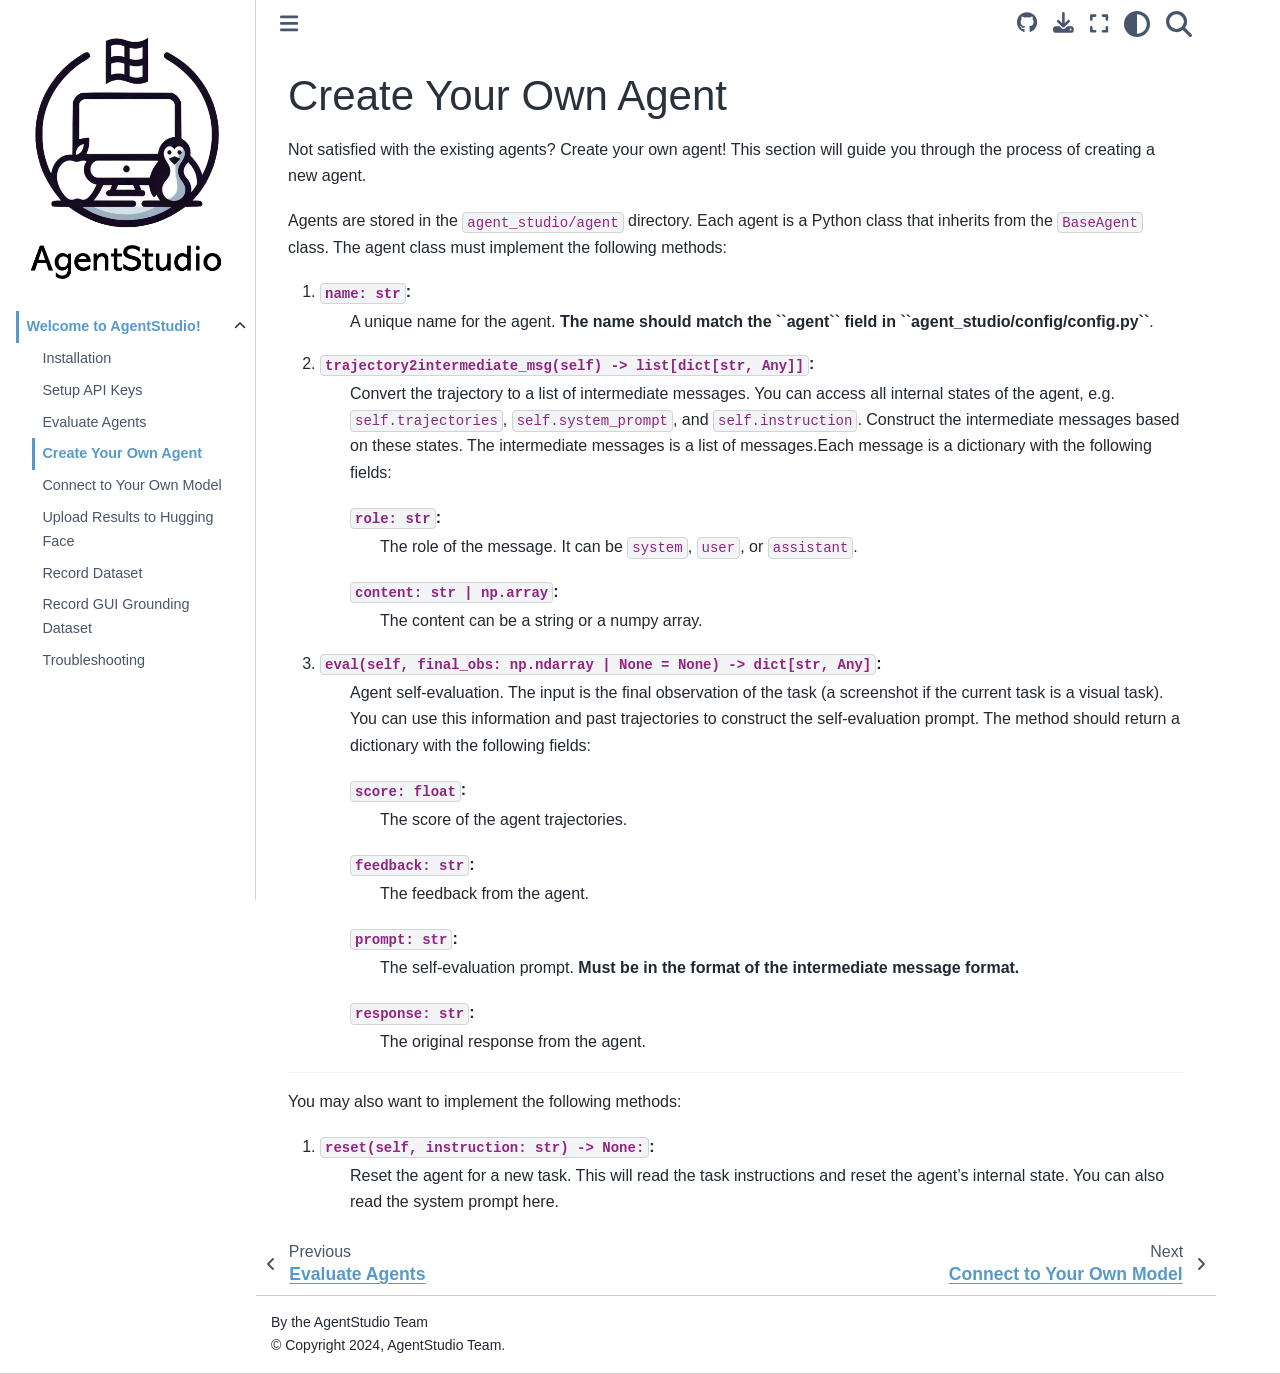
<file: getting_started/create_agents.html>
<!DOCTYPE html>


<html lang="en" data-content_root="" >

  <head>
    <meta charset="utf-8" />
    <meta name="viewport" content="width=device-width, initial-scale=1.0" /><meta name="generator" content="Docutils 0.19: https://docutils.sourceforge.io/" />

    <title>Create Your Own Agent &#8212; AgentStudio</title>
  
  
  
  <script data-cfasync="false">
    document.documentElement.dataset.mode = localStorage.getItem("mode") || "";
    document.documentElement.dataset.theme = localStorage.getItem("theme") || "";
  </script>
  <!--
    this give us a css class that will be invisible only if js is disabled
  -->
  <noscript>
    <style>
      .pst-js-only { display: none !important; }

    </style>
  </noscript>
  
  <!-- Loaded before other Sphinx assets -->
  <link href="../_static/styles/theme.css?digest=8878045cc6db502f8baf" rel="stylesheet" />
<link href="../_static/styles/pydata-sphinx-theme.css?digest=8878045cc6db502f8baf" rel="stylesheet" />

    <link rel="stylesheet" type="text/css" href="../_static/pygments.css" />
    <link rel="stylesheet" href="../_static/styles/sphinx-book-theme.css?digest=14f4ca6b54d191a8c7657f6c759bf11a5fb86285" type="text/css" />
    <link rel="stylesheet" type="text/css" href="../_static/copybutton.css" />
  
  <!-- So that users can add custom icons -->
  <script src="../_static/scripts/fontawesome.js?digest=8878045cc6db502f8baf"></script>
  <!-- Pre-loaded scripts that we'll load fully later -->
  <link rel="preload" as="script" href="../_static/scripts/bootstrap.js?digest=8878045cc6db502f8baf" />
<link rel="preload" as="script" href="../_static/scripts/pydata-sphinx-theme.js?digest=8878045cc6db502f8baf" />

    <script data-url_root="../" id="documentation_options" src="../_static/documentation_options.js"></script>
    <script src="../_static/doctools.js"></script>
    <script src="../_static/sphinx_highlight.js"></script>
    <script src="../_static/clipboard.min.js"></script>
    <script src="../_static/copybutton.js"></script>
    <script src="../_static/scripts/sphinx-book-theme.js?digest=5a5c038af52cf7bc1a1ec88eea08e6366ee68824"></script>
    <script>DOCUMENTATION_OPTIONS.pagename = 'getting_started/create_agents';</script>
    <link rel="index" title="Index" href="../genindex.html" />
    <link rel="search" title="Search" href="../search.html" />
    <link rel="next" title="Connect to Your Own Model" href="connect_model.html" />
    <link rel="prev" title="Evaluate Agents" href="evaluate_agents.html" />
  <meta name="viewport" content="width=device-width, initial-scale=1"/>
  <meta name="docsearch:language" content="en"/>
  <meta name="docsearch:version" content="" />
  </head>
  
  
  <body data-bs-spy="scroll" data-bs-target=".bd-toc-nav" data-offset="180" data-bs-root-margin="0px 0px -60%" data-default-mode="">

  
  
  <div id="pst-skip-link" class="skip-link d-print-none"><a href="#main-content">Skip to main content</a></div>
  
  <div id="pst-scroll-pixel-helper"></div>
  
  <button type="button" class="btn rounded-pill" id="pst-back-to-top">
    <i class="fa-solid fa-arrow-up"></i>Back to top</button>

  
  <dialog id="pst-search-dialog">
    
<form class="bd-search d-flex align-items-center"
      action="../search.html"
      method="get">
  <i class="fa-solid fa-magnifying-glass"></i>
  <input type="search"
         class="form-control"
         name="q"
         placeholder="Search..."
         aria-label="Search..."
         autocomplete="off"
         autocorrect="off"
         autocapitalize="off"
         spellcheck="false"/>
  <span class="search-button__kbd-shortcut"><kbd class="kbd-shortcut__modifier">Ctrl</kbd>+<kbd>K</kbd></span>
</form>
  </dialog>

  <div class="pst-async-banner-revealer d-none">
  <aside id="bd-header-version-warning" class="d-none d-print-none" aria-label="Version warning"></aside>
</div>

  
    <header class="bd-header navbar navbar-expand-lg bd-navbar d-print-none">
    </header>
  

  <div class="bd-container">
    <div class="bd-container__inner bd-page-width">
      
      
      
      <dialog id="pst-primary-sidebar-modal"></dialog>
      <div id="pst-primary-sidebar" class="bd-sidebar-primary bd-sidebar">
        

  
  <div class="sidebar-header-items sidebar-primary__section">
    
    
    
    
  </div>
  
    <div class="sidebar-primary-items__start sidebar-primary__section">
        <div class="sidebar-primary-item">

  
    
  

<a class="navbar-brand logo" href="../index.html">
  
  
  
  
  
    
    
      
    
    
    <img src="../_static/agent-studio-logo-text-light.png" class="logo__image only-light" alt="AgentStudio - Home"/>
    <img src="../_static/agent-studio-logo-text-light.png" class="logo__image only-dark pst-js-only" alt="AgentStudio - Home"/>
  
  
</a></div>
        <div class="sidebar-primary-item"><nav class="bd-links" id="bd-docs-nav" aria-label="Main">
    <div class="bd-toc-item navbar-nav active">
        <ul class="current nav bd-sidenav">
<li class="toctree-l1 current active has-children"><a class="reference internal" href="../doc_index.html">Welcome to AgentStudio!</a><details open="open"><summary><span class="toctree-toggle" role="presentation"><i class="fa-solid fa-chevron-down"></i></span></summary><ul class="current">
<li class="toctree-l2"><a class="reference internal" href="installation.html">Installation</a></li>
<li class="toctree-l2"><a class="reference internal" href="setup_api_keys.html">Setup API Keys</a></li>
<li class="toctree-l2"><a class="reference internal" href="evaluate_agents.html">Evaluate Agents</a></li>
<li class="toctree-l2 current active"><a class="current reference internal" href="#">Create Your Own Agent</a></li>
<li class="toctree-l2"><a class="reference internal" href="connect_model.html">Connect to Your Own Model</a></li>
<li class="toctree-l2"><a class="reference internal" href="upload_results.html">Upload Results to Hugging Face</a></li>
<li class="toctree-l2"><a class="reference internal" href="start_recording.html">Record Dataset</a></li>
<li class="toctree-l2"><a class="reference internal" href="annotation.html">Record GUI Grounding Dataset</a></li>
<li class="toctree-l2"><a class="reference internal" href="troubleshooting.html">Troubleshooting</a></li>
</ul>
</details></li>
</ul>

    </div>
</nav></div>
    </div>
  
  
  <div class="sidebar-primary-items__end sidebar-primary__section">
      <div class="sidebar-primary-item">
<div id="ethical-ad-placement"
      class="flat"
      data-ea-publisher="readthedocs"
      data-ea-type="readthedocs-sidebar"
      data-ea-manual="true">
</div></div>
  </div>


      </div>
      
      <main id="main-content" class="bd-main" role="main">
        
        

<div class="sbt-scroll-pixel-helper"></div>

          <div class="bd-content">
            <div class="bd-article-container">
              
              <div class="bd-header-article d-print-none">
<div class="header-article-items header-article__inner">
  
    <div class="header-article-items__start">
      
        <div class="header-article-item"><label class="sidebar-toggle primary-toggle btn btn-sm" for="__primary" title="Toggle primary sidebar" data-bs-placement="bottom" data-bs-toggle="tooltip">
  <span class="fa-solid fa-bars"></span>
</label></div>
      
    </div>
  
  
    <div class="header-article-items__end">
      
        <div class="header-article-item">

<div class="article-header-buttons">


<a href="https://github.com/SkyworkAI/agent-studio" target="_blank"
   class="btn btn-sm btn-source-repository-button"
   title="Source repository"
   data-bs-placement="bottom" data-bs-toggle="tooltip"
>
  

<span class="btn__icon-container">
  <i class="fab fa-github"></i>
  </span>

</a>






<div class="dropdown dropdown-download-buttons">
  <button class="btn dropdown-toggle" type="button" data-bs-toggle="dropdown" aria-expanded="false" aria-label="Download this page">
    <i class="fas fa-download"></i>
  </button>
  <ul class="dropdown-menu">
      
      
      
      <li><a href="../_sources/getting_started/create_agents.rst" target="_blank"
   class="btn btn-sm btn-download-source-button dropdown-item"
   title="Download source file"
   data-bs-placement="left" data-bs-toggle="tooltip"
>
  

<span class="btn__icon-container">
  <i class="fas fa-file"></i>
  </span>
<span class="btn__text-container">.rst</span>
</a>
</li>
      
      
      
      
      <li>
<button onclick="window.print()"
  class="btn btn-sm btn-download-pdf-button dropdown-item"
  title="Print to PDF"
  data-bs-placement="left" data-bs-toggle="tooltip"
>
  

<span class="btn__icon-container">
  <i class="fas fa-file-pdf"></i>
  </span>
<span class="btn__text-container">.pdf</span>
</button>
</li>
      
  </ul>
</div>




<button onclick="toggleFullScreen()"
  class="btn btn-sm btn-fullscreen-button"
  title="Fullscreen mode"
  data-bs-placement="bottom" data-bs-toggle="tooltip"
>
  

<span class="btn__icon-container">
  <i class="fas fa-expand"></i>
  </span>

</button>



<button class="btn btn-sm nav-link pst-navbar-icon theme-switch-button pst-js-only" aria-label="Color mode" data-bs-title="Color mode"  data-bs-placement="bottom" data-bs-toggle="tooltip">
  <i class="theme-switch fa-solid fa-sun                fa-lg" data-mode="light" title="Light"></i>
  <i class="theme-switch fa-solid fa-moon               fa-lg" data-mode="dark"  title="Dark"></i>
  <i class="theme-switch fa-solid fa-circle-half-stroke fa-lg" data-mode="auto"  title="System Settings"></i>
</button>


<button class="btn btn-sm pst-navbar-icon search-button search-button__button pst-js-only" title="Search" aria-label="Search" data-bs-placement="bottom" data-bs-toggle="tooltip">
    <i class="fa-solid fa-magnifying-glass fa-lg"></i>
</button>

</div></div>
      
    </div>
  
</div>
</div>
              
              

<div id="jb-print-docs-body" class="onlyprint">
    <h1>Create Your Own Agent</h1>
    <!-- Table of contents -->
    <div id="print-main-content">
        <div id="jb-print-toc">
            
        </div>
    </div>
</div>

              
                
<div id="searchbox"></div>
                <article class="bd-article">
                  
  <section id="create-your-own-agent">
<span id="create-agents"></span><h1>Create Your Own Agent<a class="headerlink" href="#create-your-own-agent" title="Permalink to this heading">#</a></h1>
<p>Not satisfied with the existing agents? Create your own agent! This section will guide you through the process of creating a new agent.</p>
<p>Agents are stored in the <code class="docutils literal notranslate"><span class="pre">agent_studio/agent</span></code> directory. Each agent is a Python class that inherits from the <code class="docutils literal notranslate"><span class="pre">BaseAgent</span></code> class. The agent class must implement the following methods:</p>
<ol class="arabic">
<li><dl class="simple">
<dt><code class="docutils literal notranslate"><span class="pre">name:</span> <span class="pre">str</span></code>:</dt><dd><p>A unique name for the agent. <strong>The name should match the ``agent`` field in ``agent_studio/config/config.py``</strong>.</p>
</dd>
</dl>
</li>
<li><dl>
<dt><code class="docutils literal notranslate"><span class="pre">trajectory2intermediate_msg(self)</span> <span class="pre">-&gt;</span> <span class="pre">list[dict[str,</span> <span class="pre">Any]]</span></code>:</dt><dd><p>Convert the trajectory to a list of intermediate messages. You can access all internal states of the agent, e.g. <code class="docutils literal notranslate"><span class="pre">self.trajectories</span></code>, <code class="docutils literal notranslate"><span class="pre">self.system_prompt</span></code>, and <code class="docutils literal notranslate"><span class="pre">self.instruction</span></code>. Construct the intermediate messages based on these states. The intermediate messages is a list of messages.Each message is a dictionary with the following fields:</p>
<dl class="simple">
<dt><code class="docutils literal notranslate"><span class="pre">role:</span> <span class="pre">str</span></code>:</dt><dd><p>The role of the message. It can be <code class="docutils literal notranslate"><span class="pre">system</span></code>, <code class="docutils literal notranslate"><span class="pre">user</span></code>, or <code class="docutils literal notranslate"><span class="pre">assistant</span></code>.</p>
</dd>
<dt><code class="docutils literal notranslate"><span class="pre">content:</span> <span class="pre">str</span> <span class="pre">|</span> <span class="pre">np.array</span></code>:</dt><dd><p>The content can be a string or a numpy array.</p>
</dd>
</dl>
</dd>
</dl>
</li>
<li><dl>
<dt><code class="docutils literal notranslate"><span class="pre">eval(self,</span> <span class="pre">final_obs:</span> <span class="pre">np.ndarray</span> <span class="pre">|</span> <span class="pre">None</span> <span class="pre">=</span> <span class="pre">None)</span> <span class="pre">-&gt;</span> <span class="pre">dict[str,</span> <span class="pre">Any]</span></code>:</dt><dd><p>Agent self-evaluation. The input is the final observation of the task (a screenshot if the current task is a visual task). You can use this information and past trajectories to construct the self-evaluation prompt. The method should return a dictionary with the following fields:</p>
<dl class="simple">
<dt><code class="docutils literal notranslate"><span class="pre">score:</span> <span class="pre">float</span></code>:</dt><dd><p>The score of the agent trajectories.</p>
</dd>
<dt><code class="docutils literal notranslate"><span class="pre">feedback:</span> <span class="pre">str</span></code>:</dt><dd><p>The feedback from the agent.</p>
</dd>
<dt><code class="docutils literal notranslate"><span class="pre">prompt:</span> <span class="pre">str</span></code>:</dt><dd><p>The self-evaluation prompt. <strong>Must be in the format of the intermediate message format.</strong></p>
</dd>
<dt><code class="docutils literal notranslate"><span class="pre">response:</span> <span class="pre">str</span></code>:</dt><dd><p>The original response from the agent.</p>
</dd>
</dl>
</dd>
</dl>
</li>
</ol>
<hr class="docutils" />
<p>You may also want to implement the following methods:</p>
<ol class="arabic simple">
<li><dl class="simple">
<dt><code class="docutils literal notranslate"><span class="pre">reset(self,</span> <span class="pre">instruction:</span> <span class="pre">str)</span> <span class="pre">-&gt;</span> <span class="pre">None:</span></code>:</dt><dd><p>Reset the agent for a new task. This will read the task instructions and reset the agent’s internal state. You can also read the system prompt here.</p>
</dd>
</dl>
</li>
</ol>
</section>


                </article>
              

              
              
              
              
                <footer class="prev-next-footer d-print-none">
                  
<div class="prev-next-area">
    <a class="left-prev"
       href="evaluate_agents.html"
       title="previous page">
      <i class="fa-solid fa-angle-left"></i>
      <div class="prev-next-info">
        <p class="prev-next-subtitle">previous</p>
        <p class="prev-next-title">Evaluate Agents</p>
      </div>
    </a>
    <a class="right-next"
       href="connect_model.html"
       title="next page">
      <div class="prev-next-info">
        <p class="prev-next-subtitle">next</p>
        <p class="prev-next-title">Connect to Your Own Model</p>
      </div>
      <i class="fa-solid fa-angle-right"></i>
    </a>
</div>
                </footer>
              
            </div>
            
            
              
            
          </div>
          <footer class="bd-footer-content">
            
<div class="bd-footer-content__inner container">
  
  <div class="footer-item">
    
<p class="component-author">
By the AgentStudio Team
</p>

  </div>
  
  <div class="footer-item">
    

  <p class="copyright">
    
      © Copyright 2024, AgentStudio Team.
      <br/>
    
  </p>

  </div>
  
  <div class="footer-item">
    
  </div>
  
  <div class="footer-item">
    
  </div>
  
</div>
          </footer>
        

      </main>
    </div>
  </div>
  
  <!-- Scripts loaded after <body> so the DOM is not blocked -->
  <script defer src="../_static/scripts/bootstrap.js?digest=8878045cc6db502f8baf"></script>
<script defer src="../_static/scripts/pydata-sphinx-theme.js?digest=8878045cc6db502f8baf"></script>

  <footer class="bd-footer">
  </footer>
  </body>
</html>
</file>
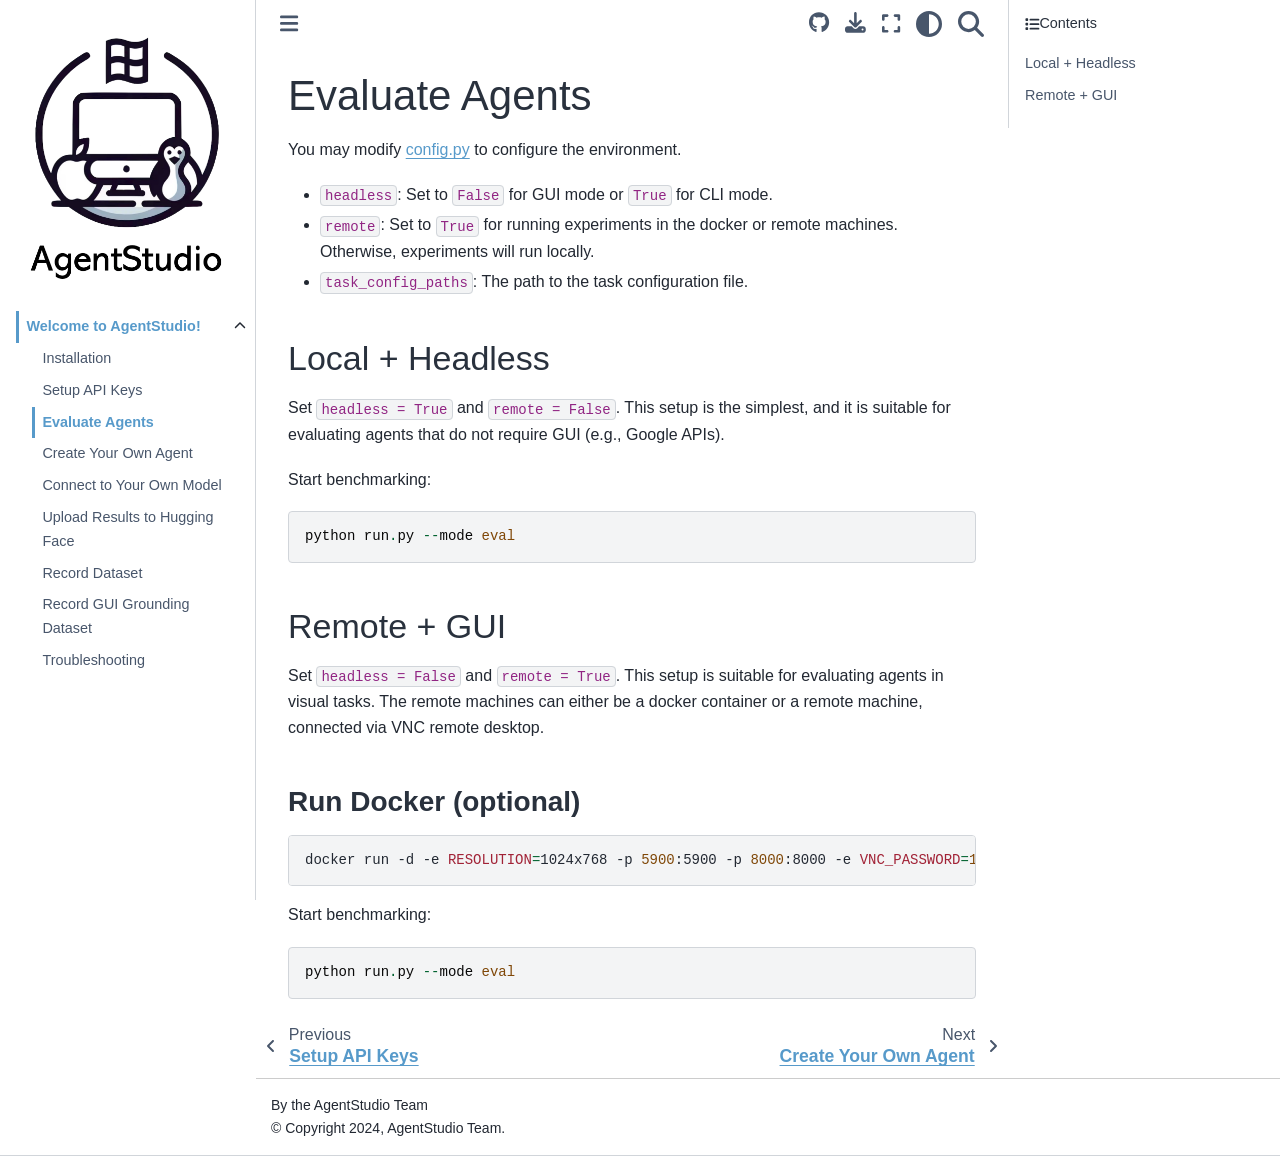
<file: getting_started/evaluate_agents.html>
<!DOCTYPE html>


<html lang="en" data-content_root="" >

  <head>
    <meta charset="utf-8" />
    <meta name="viewport" content="width=device-width, initial-scale=1.0" /><meta name="generator" content="Docutils 0.19: https://docutils.sourceforge.io/" />

    <title>Evaluate Agents &#8212; AgentStudio</title>
  
  
  
  <script data-cfasync="false">
    document.documentElement.dataset.mode = localStorage.getItem("mode") || "";
    document.documentElement.dataset.theme = localStorage.getItem("theme") || "";
  </script>
  <!--
    this give us a css class that will be invisible only if js is disabled
  -->
  <noscript>
    <style>
      .pst-js-only { display: none !important; }

    </style>
  </noscript>
  
  <!-- Loaded before other Sphinx assets -->
  <link href="../_static/styles/theme.css?digest=8878045cc6db502f8baf" rel="stylesheet" />
<link href="../_static/styles/pydata-sphinx-theme.css?digest=8878045cc6db502f8baf" rel="stylesheet" />

    <link rel="stylesheet" type="text/css" href="../_static/pygments.css" />
    <link rel="stylesheet" href="../_static/styles/sphinx-book-theme.css?digest=14f4ca6b54d191a8c7657f6c759bf11a5fb86285" type="text/css" />
    <link rel="stylesheet" type="text/css" href="../_static/copybutton.css" />
  
  <!-- So that users can add custom icons -->
  <script src="../_static/scripts/fontawesome.js?digest=8878045cc6db502f8baf"></script>
  <!-- Pre-loaded scripts that we'll load fully later -->
  <link rel="preload" as="script" href="../_static/scripts/bootstrap.js?digest=8878045cc6db502f8baf" />
<link rel="preload" as="script" href="../_static/scripts/pydata-sphinx-theme.js?digest=8878045cc6db502f8baf" />

    <script data-url_root="../" id="documentation_options" src="../_static/documentation_options.js"></script>
    <script src="../_static/doctools.js"></script>
    <script src="../_static/sphinx_highlight.js"></script>
    <script src="../_static/clipboard.min.js"></script>
    <script src="../_static/copybutton.js"></script>
    <script src="../_static/scripts/sphinx-book-theme.js?digest=5a5c038af52cf7bc1a1ec88eea08e6366ee68824"></script>
    <script>DOCUMENTATION_OPTIONS.pagename = 'getting_started/evaluate_agents';</script>
    <link rel="index" title="Index" href="../genindex.html" />
    <link rel="search" title="Search" href="../search.html" />
    <link rel="next" title="Create Your Own Agent" href="create_agents.html" />
    <link rel="prev" title="Setup API Keys" href="setup_api_keys.html" />
  <meta name="viewport" content="width=device-width, initial-scale=1"/>
  <meta name="docsearch:language" content="en"/>
  <meta name="docsearch:version" content="" />
  </head>
  
  
  <body data-bs-spy="scroll" data-bs-target=".bd-toc-nav" data-offset="180" data-bs-root-margin="0px 0px -60%" data-default-mode="">

  
  
  <div id="pst-skip-link" class="skip-link d-print-none"><a href="#main-content">Skip to main content</a></div>
  
  <div id="pst-scroll-pixel-helper"></div>
  
  <button type="button" class="btn rounded-pill" id="pst-back-to-top">
    <i class="fa-solid fa-arrow-up"></i>Back to top</button>

  
  <dialog id="pst-search-dialog">
    
<form class="bd-search d-flex align-items-center"
      action="../search.html"
      method="get">
  <i class="fa-solid fa-magnifying-glass"></i>
  <input type="search"
         class="form-control"
         name="q"
         placeholder="Search..."
         aria-label="Search..."
         autocomplete="off"
         autocorrect="off"
         autocapitalize="off"
         spellcheck="false"/>
  <span class="search-button__kbd-shortcut"><kbd class="kbd-shortcut__modifier">Ctrl</kbd>+<kbd>K</kbd></span>
</form>
  </dialog>

  <div class="pst-async-banner-revealer d-none">
  <aside id="bd-header-version-warning" class="d-none d-print-none" aria-label="Version warning"></aside>
</div>

  
    <header class="bd-header navbar navbar-expand-lg bd-navbar d-print-none">
    </header>
  

  <div class="bd-container">
    <div class="bd-container__inner bd-page-width">
      
      
      
      <dialog id="pst-primary-sidebar-modal"></dialog>
      <div id="pst-primary-sidebar" class="bd-sidebar-primary bd-sidebar">
        

  
  <div class="sidebar-header-items sidebar-primary__section">
    
    
    
    
  </div>
  
    <div class="sidebar-primary-items__start sidebar-primary__section">
        <div class="sidebar-primary-item">

  
    
  

<a class="navbar-brand logo" href="../index.html">
  
  
  
  
  
    
    
      
    
    
    <img src="../_static/agent-studio-logo-text-light.png" class="logo__image only-light" alt="AgentStudio - Home"/>
    <img src="../_static/agent-studio-logo-text-light.png" class="logo__image only-dark pst-js-only" alt="AgentStudio - Home"/>
  
  
</a></div>
        <div class="sidebar-primary-item"><nav class="bd-links" id="bd-docs-nav" aria-label="Main">
    <div class="bd-toc-item navbar-nav active">
        <ul class="current nav bd-sidenav">
<li class="toctree-l1 current active has-children"><a class="reference internal" href="../doc_index.html">Welcome to AgentStudio!</a><details open="open"><summary><span class="toctree-toggle" role="presentation"><i class="fa-solid fa-chevron-down"></i></span></summary><ul class="current">
<li class="toctree-l2"><a class="reference internal" href="installation.html">Installation</a></li>
<li class="toctree-l2"><a class="reference internal" href="setup_api_keys.html">Setup API Keys</a></li>
<li class="toctree-l2 current active"><a class="current reference internal" href="#">Evaluate Agents</a></li>
<li class="toctree-l2"><a class="reference internal" href="create_agents.html">Create Your Own Agent</a></li>
<li class="toctree-l2"><a class="reference internal" href="connect_model.html">Connect to Your Own Model</a></li>
<li class="toctree-l2"><a class="reference internal" href="upload_results.html">Upload Results to Hugging Face</a></li>
<li class="toctree-l2"><a class="reference internal" href="start_recording.html">Record Dataset</a></li>
<li class="toctree-l2"><a class="reference internal" href="annotation.html">Record GUI Grounding Dataset</a></li>
<li class="toctree-l2"><a class="reference internal" href="troubleshooting.html">Troubleshooting</a></li>
</ul>
</details></li>
</ul>

    </div>
</nav></div>
    </div>
  
  
  <div class="sidebar-primary-items__end sidebar-primary__section">
      <div class="sidebar-primary-item">
<div id="ethical-ad-placement"
      class="flat"
      data-ea-publisher="readthedocs"
      data-ea-type="readthedocs-sidebar"
      data-ea-manual="true">
</div></div>
  </div>


      </div>
      
      <main id="main-content" class="bd-main" role="main">
        
        

<div class="sbt-scroll-pixel-helper"></div>

          <div class="bd-content">
            <div class="bd-article-container">
              
              <div class="bd-header-article d-print-none">
<div class="header-article-items header-article__inner">
  
    <div class="header-article-items__start">
      
        <div class="header-article-item"><label class="sidebar-toggle primary-toggle btn btn-sm" for="__primary" title="Toggle primary sidebar" data-bs-placement="bottom" data-bs-toggle="tooltip">
  <span class="fa-solid fa-bars"></span>
</label></div>
      
    </div>
  
  
    <div class="header-article-items__end">
      
        <div class="header-article-item">

<div class="article-header-buttons">


<a href="https://github.com/SkyworkAI/agent-studio" target="_blank"
   class="btn btn-sm btn-source-repository-button"
   title="Source repository"
   data-bs-placement="bottom" data-bs-toggle="tooltip"
>
  

<span class="btn__icon-container">
  <i class="fab fa-github"></i>
  </span>

</a>






<div class="dropdown dropdown-download-buttons">
  <button class="btn dropdown-toggle" type="button" data-bs-toggle="dropdown" aria-expanded="false" aria-label="Download this page">
    <i class="fas fa-download"></i>
  </button>
  <ul class="dropdown-menu">
      
      
      
      <li><a href="../_sources/getting_started/evaluate_agents.rst" target="_blank"
   class="btn btn-sm btn-download-source-button dropdown-item"
   title="Download source file"
   data-bs-placement="left" data-bs-toggle="tooltip"
>
  

<span class="btn__icon-container">
  <i class="fas fa-file"></i>
  </span>
<span class="btn__text-container">.rst</span>
</a>
</li>
      
      
      
      
      <li>
<button onclick="window.print()"
  class="btn btn-sm btn-download-pdf-button dropdown-item"
  title="Print to PDF"
  data-bs-placement="left" data-bs-toggle="tooltip"
>
  

<span class="btn__icon-container">
  <i class="fas fa-file-pdf"></i>
  </span>
<span class="btn__text-container">.pdf</span>
</button>
</li>
      
  </ul>
</div>




<button onclick="toggleFullScreen()"
  class="btn btn-sm btn-fullscreen-button"
  title="Fullscreen mode"
  data-bs-placement="bottom" data-bs-toggle="tooltip"
>
  

<span class="btn__icon-container">
  <i class="fas fa-expand"></i>
  </span>

</button>



<button class="btn btn-sm nav-link pst-navbar-icon theme-switch-button pst-js-only" aria-label="Color mode" data-bs-title="Color mode"  data-bs-placement="bottom" data-bs-toggle="tooltip">
  <i class="theme-switch fa-solid fa-sun                fa-lg" data-mode="light" title="Light"></i>
  <i class="theme-switch fa-solid fa-moon               fa-lg" data-mode="dark"  title="Dark"></i>
  <i class="theme-switch fa-solid fa-circle-half-stroke fa-lg" data-mode="auto"  title="System Settings"></i>
</button>


<button class="btn btn-sm pst-navbar-icon search-button search-button__button pst-js-only" title="Search" aria-label="Search" data-bs-placement="bottom" data-bs-toggle="tooltip">
    <i class="fa-solid fa-magnifying-glass fa-lg"></i>
</button>
<label class="sidebar-toggle secondary-toggle btn btn-sm" for="__secondary"title="Toggle secondary sidebar" data-bs-placement="bottom" data-bs-toggle="tooltip">
    <span class="fa-solid fa-list"></span>
</label>
</div></div>
      
    </div>
  
</div>
</div>
              
              

<div id="jb-print-docs-body" class="onlyprint">
    <h1>Evaluate Agents</h1>
    <!-- Table of contents -->
    <div id="print-main-content">
        <div id="jb-print-toc">
            
            <div>
                <h2> Contents </h2>
            </div>
            <nav aria-label="Page">
                <ul class="visible nav section-nav flex-column">
<li class="toc-h2 nav-item toc-entry"><a class="reference internal nav-link" href="#local-headless">Local + Headless</a></li>
<li class="toc-h2 nav-item toc-entry"><a class="reference internal nav-link" href="#remote-gui">Remote + GUI</a><ul class="nav section-nav flex-column">
<li class="toc-h3 nav-item toc-entry"><a class="reference internal nav-link" href="#run-docker-optional">Run Docker (optional)</a></li>
</ul>
</li>
</ul>
            </nav>
        </div>
    </div>
</div>

              
                
<div id="searchbox"></div>
                <article class="bd-article">
                  
  <section id="evaluate-agents">
<span id="id1"></span><h1>Evaluate Agents<a class="headerlink" href="#evaluate-agents" title="Permalink to this heading">#</a></h1>
<p>You may modify <a class="reference external" href="agent_studio/config/config.py">config.py</a> to configure the environment.</p>
<ul class="simple">
<li><p><code class="docutils literal notranslate"><span class="pre">headless</span></code>: Set to <code class="docutils literal notranslate"><span class="pre">False</span></code> for GUI mode or <code class="docutils literal notranslate"><span class="pre">True</span></code> for CLI mode.</p></li>
<li><p><code class="docutils literal notranslate"><span class="pre">remote</span></code>: Set to <code class="docutils literal notranslate"><span class="pre">True</span></code> for running experiments in the docker or remote machines. Otherwise, experiments will run locally.</p></li>
<li><p><code class="docutils literal notranslate"><span class="pre">task_config_paths</span></code>: The path to the task configuration file.</p></li>
</ul>
<section id="local-headless">
<h2>Local + Headless<a class="headerlink" href="#local-headless" title="Permalink to this heading">#</a></h2>
<p>Set <code class="docutils literal notranslate"><span class="pre">headless</span> <span class="pre">=</span> <span class="pre">True</span></code> and <code class="docutils literal notranslate"><span class="pre">remote</span> <span class="pre">=</span> <span class="pre">False</span></code>. This setup is the simplest, and it is suitable for evaluating agents that do not require GUI (e.g., Google APIs).</p>
<p>Start benchmarking:</p>
<div class="highlight-default notranslate"><div class="highlight"><pre><span></span><span class="n">python</span> <span class="n">run</span><span class="o">.</span><span class="n">py</span> <span class="o">--</span><span class="n">mode</span> <span class="nb">eval</span>
</pre></div>
</div>
</section>
<section id="remote-gui">
<h2>Remote + GUI<a class="headerlink" href="#remote-gui" title="Permalink to this heading">#</a></h2>
<p>Set <code class="docutils literal notranslate"><span class="pre">headless</span> <span class="pre">=</span> <span class="pre">False</span></code> and <code class="docutils literal notranslate"><span class="pre">remote</span> <span class="pre">=</span> <span class="pre">True</span></code>. This setup is suitable for evaluating agents in visual tasks. The remote machines can either be a docker container or a remote machine, connected via VNC remote desktop.</p>
<section id="run-docker-optional">
<h3>Run Docker (optional)<a class="headerlink" href="#run-docker-optional" title="Permalink to this heading">#</a></h3>
<div class="highlight-bash notranslate"><div class="highlight"><pre><span></span>docker<span class="w"> </span>run<span class="w"> </span>-d<span class="w"> </span>-e<span class="w"> </span><span class="nv">RESOLUTION</span><span class="o">=</span>1024x768<span class="w"> </span>-p<span class="w"> </span><span class="m">5900</span>:5900<span class="w"> </span>-p<span class="w"> </span><span class="m">8000</span>:8000<span class="w"> </span>-e<span class="w"> </span><span class="nv">VNC_PASSWORD</span><span class="o">=</span><span class="m">123456</span><span class="w"> </span>-v<span class="w"> </span>/dev/shm:/dev/shm<span class="w"> </span>-v<span class="w"> </span><span class="si">${</span><span class="nv">PWD</span><span class="si">}</span>/agent_studio/config/:/root/agent_studio/agent_studio/config/:ro<span class="w"> </span>agent_studio:latest
</pre></div>
</div>
<p>Start benchmarking:</p>
<div class="highlight-default notranslate"><div class="highlight"><pre><span></span><span class="n">python</span> <span class="n">run</span><span class="o">.</span><span class="n">py</span> <span class="o">--</span><span class="n">mode</span> <span class="nb">eval</span>
</pre></div>
</div>
</section>
</section>
</section>


                </article>
              

              
              
              
              
                <footer class="prev-next-footer d-print-none">
                  
<div class="prev-next-area">
    <a class="left-prev"
       href="setup_api_keys.html"
       title="previous page">
      <i class="fa-solid fa-angle-left"></i>
      <div class="prev-next-info">
        <p class="prev-next-subtitle">previous</p>
        <p class="prev-next-title">Setup API Keys</p>
      </div>
    </a>
    <a class="right-next"
       href="create_agents.html"
       title="next page">
      <div class="prev-next-info">
        <p class="prev-next-subtitle">next</p>
        <p class="prev-next-title">Create Your Own Agent</p>
      </div>
      <i class="fa-solid fa-angle-right"></i>
    </a>
</div>
                </footer>
              
            </div>
            
            
              
                <dialog id="pst-secondary-sidebar-modal"></dialog>
                <div id="pst-secondary-sidebar" class="bd-sidebar-secondary bd-toc"><div class="sidebar-secondary-items sidebar-secondary__inner">


  <div class="sidebar-secondary-item">
  <div class="page-toc tocsection onthispage">
    <i class="fa-solid fa-list"></i> Contents
  </div>
  <nav class="bd-toc-nav page-toc">
    <ul class="visible nav section-nav flex-column">
<li class="toc-h2 nav-item toc-entry"><a class="reference internal nav-link" href="#local-headless">Local + Headless</a></li>
<li class="toc-h2 nav-item toc-entry"><a class="reference internal nav-link" href="#remote-gui">Remote + GUI</a><ul class="nav section-nav flex-column">
<li class="toc-h3 nav-item toc-entry"><a class="reference internal nav-link" href="#run-docker-optional">Run Docker (optional)</a></li>
</ul>
</li>
</ul>
  </nav></div>

</div></div>
              
            
          </div>
          <footer class="bd-footer-content">
            
<div class="bd-footer-content__inner container">
  
  <div class="footer-item">
    
<p class="component-author">
By the AgentStudio Team
</p>

  </div>
  
  <div class="footer-item">
    

  <p class="copyright">
    
      © Copyright 2024, AgentStudio Team.
      <br/>
    
  </p>

  </div>
  
  <div class="footer-item">
    
  </div>
  
  <div class="footer-item">
    
  </div>
  
</div>
          </footer>
        

      </main>
    </div>
  </div>
  
  <!-- Scripts loaded after <body> so the DOM is not blocked -->
  <script defer src="../_static/scripts/bootstrap.js?digest=8878045cc6db502f8baf"></script>
<script defer src="../_static/scripts/pydata-sphinx-theme.js?digest=8878045cc6db502f8baf"></script>

  <footer class="bd-footer">
  </footer>
  </body>
</html>
</file>
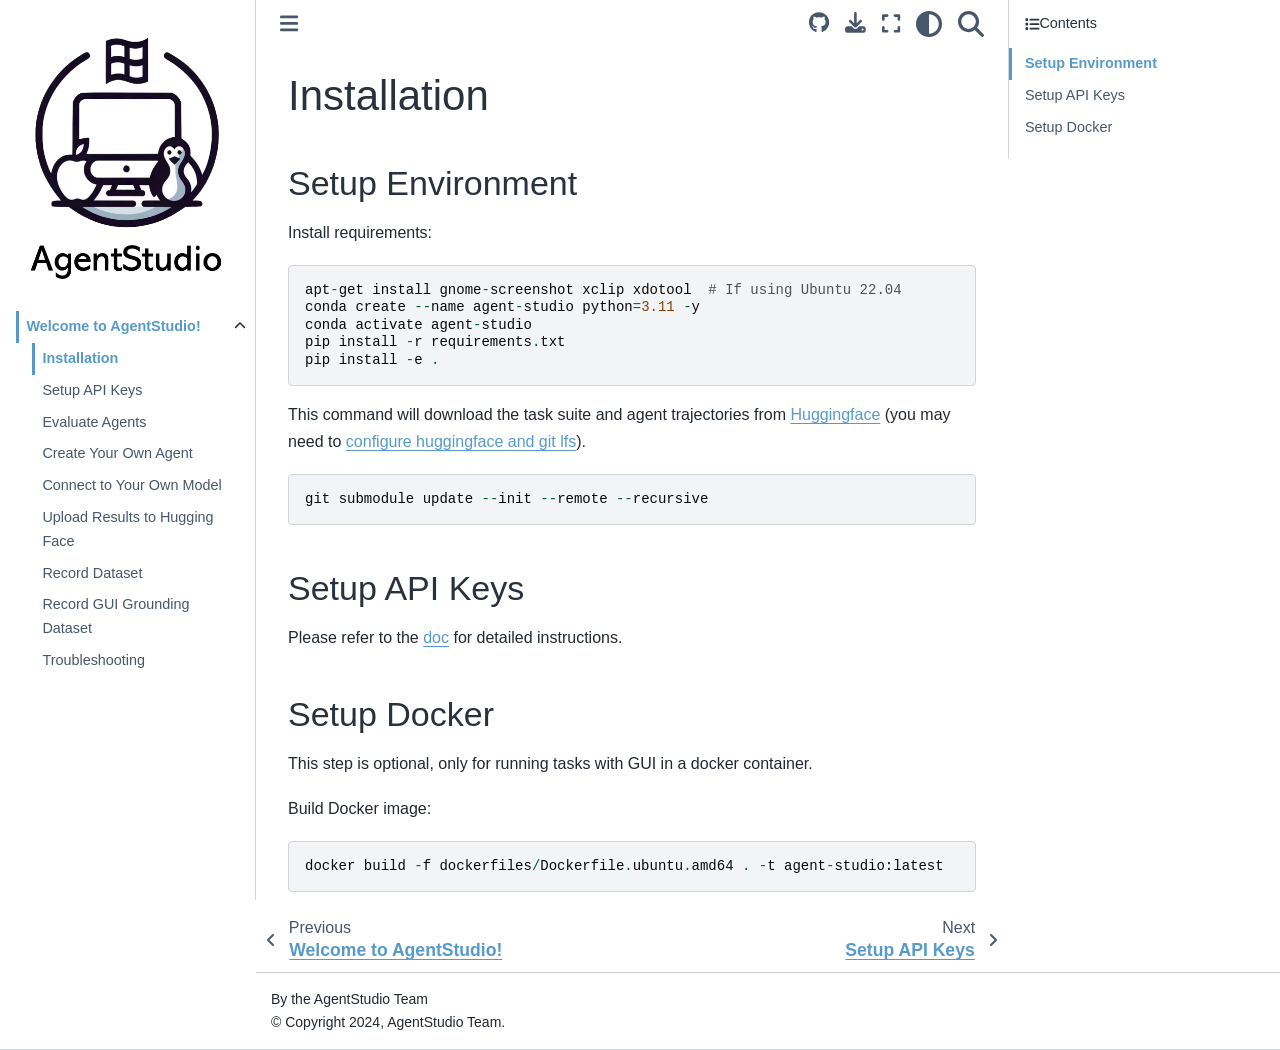
<file: getting_started/installation.html>
<!DOCTYPE html>


<html lang="en" data-content_root="" >

  <head>
    <meta charset="utf-8" />
    <meta name="viewport" content="width=device-width, initial-scale=1.0" /><meta name="generator" content="Docutils 0.19: https://docutils.sourceforge.io/" />

    <title>Installation &#8212; AgentStudio</title>
  
  
  
  <script data-cfasync="false">
    document.documentElement.dataset.mode = localStorage.getItem("mode") || "";
    document.documentElement.dataset.theme = localStorage.getItem("theme") || "";
  </script>
  <!--
    this give us a css class that will be invisible only if js is disabled
  -->
  <noscript>
    <style>
      .pst-js-only { display: none !important; }

    </style>
  </noscript>
  
  <!-- Loaded before other Sphinx assets -->
  <link href="../_static/styles/theme.css?digest=8878045cc6db502f8baf" rel="stylesheet" />
<link href="../_static/styles/pydata-sphinx-theme.css?digest=8878045cc6db502f8baf" rel="stylesheet" />

    <link rel="stylesheet" type="text/css" href="../_static/pygments.css" />
    <link rel="stylesheet" href="../_static/styles/sphinx-book-theme.css?digest=14f4ca6b54d191a8c7657f6c759bf11a5fb86285" type="text/css" />
    <link rel="stylesheet" type="text/css" href="../_static/copybutton.css" />
  
  <!-- So that users can add custom icons -->
  <script src="../_static/scripts/fontawesome.js?digest=8878045cc6db502f8baf"></script>
  <!-- Pre-loaded scripts that we'll load fully later -->
  <link rel="preload" as="script" href="../_static/scripts/bootstrap.js?digest=8878045cc6db502f8baf" />
<link rel="preload" as="script" href="../_static/scripts/pydata-sphinx-theme.js?digest=8878045cc6db502f8baf" />

    <script data-url_root="../" id="documentation_options" src="../_static/documentation_options.js"></script>
    <script src="../_static/doctools.js"></script>
    <script src="../_static/sphinx_highlight.js"></script>
    <script src="../_static/clipboard.min.js"></script>
    <script src="../_static/copybutton.js"></script>
    <script src="../_static/scripts/sphinx-book-theme.js?digest=5a5c038af52cf7bc1a1ec88eea08e6366ee68824"></script>
    <script>DOCUMENTATION_OPTIONS.pagename = 'getting_started/installation';</script>
    <link rel="index" title="Index" href="../genindex.html" />
    <link rel="search" title="Search" href="../search.html" />
    <link rel="next" title="Setup API Keys" href="setup_api_keys.html" />
    <link rel="prev" title="Welcome to AgentStudio!" href="../doc_index.html" />
  <meta name="viewport" content="width=device-width, initial-scale=1"/>
  <meta name="docsearch:language" content="en"/>
  <meta name="docsearch:version" content="" />
  </head>
  
  
  <body data-bs-spy="scroll" data-bs-target=".bd-toc-nav" data-offset="180" data-bs-root-margin="0px 0px -60%" data-default-mode="">

  
  
  <div id="pst-skip-link" class="skip-link d-print-none"><a href="#main-content">Skip to main content</a></div>
  
  <div id="pst-scroll-pixel-helper"></div>
  
  <button type="button" class="btn rounded-pill" id="pst-back-to-top">
    <i class="fa-solid fa-arrow-up"></i>Back to top</button>

  
  <dialog id="pst-search-dialog">
    
<form class="bd-search d-flex align-items-center"
      action="../search.html"
      method="get">
  <i class="fa-solid fa-magnifying-glass"></i>
  <input type="search"
         class="form-control"
         name="q"
         placeholder="Search..."
         aria-label="Search..."
         autocomplete="off"
         autocorrect="off"
         autocapitalize="off"
         spellcheck="false"/>
  <span class="search-button__kbd-shortcut"><kbd class="kbd-shortcut__modifier">Ctrl</kbd>+<kbd>K</kbd></span>
</form>
  </dialog>

  <div class="pst-async-banner-revealer d-none">
  <aside id="bd-header-version-warning" class="d-none d-print-none" aria-label="Version warning"></aside>
</div>

  
    <header class="bd-header navbar navbar-expand-lg bd-navbar d-print-none">
    </header>
  

  <div class="bd-container">
    <div class="bd-container__inner bd-page-width">
      
      
      
      <dialog id="pst-primary-sidebar-modal"></dialog>
      <div id="pst-primary-sidebar" class="bd-sidebar-primary bd-sidebar">
        

  
  <div class="sidebar-header-items sidebar-primary__section">
    
    
    
    
  </div>
  
    <div class="sidebar-primary-items__start sidebar-primary__section">
        <div class="sidebar-primary-item">

  
    
  

<a class="navbar-brand logo" href="../index.html">
  
  
  
  
  
    
    
      
    
    
    <img src="../_static/agent-studio-logo-text-light.png" class="logo__image only-light" alt="AgentStudio - Home"/>
    <img src="../_static/agent-studio-logo-text-light.png" class="logo__image only-dark pst-js-only" alt="AgentStudio - Home"/>
  
  
</a></div>
        <div class="sidebar-primary-item"><nav class="bd-links" id="bd-docs-nav" aria-label="Main">
    <div class="bd-toc-item navbar-nav active">
        <ul class="current nav bd-sidenav">
<li class="toctree-l1 current active has-children"><a class="reference internal" href="../doc_index.html">Welcome to AgentStudio!</a><details open="open"><summary><span class="toctree-toggle" role="presentation"><i class="fa-solid fa-chevron-down"></i></span></summary><ul class="current">
<li class="toctree-l2 current active"><a class="current reference internal" href="#">Installation</a></li>
<li class="toctree-l2"><a class="reference internal" href="setup_api_keys.html">Setup API Keys</a></li>
<li class="toctree-l2"><a class="reference internal" href="evaluate_agents.html">Evaluate Agents</a></li>
<li class="toctree-l2"><a class="reference internal" href="create_agents.html">Create Your Own Agent</a></li>
<li class="toctree-l2"><a class="reference internal" href="connect_model.html">Connect to Your Own Model</a></li>
<li class="toctree-l2"><a class="reference internal" href="upload_results.html">Upload Results to Hugging Face</a></li>
<li class="toctree-l2"><a class="reference internal" href="start_recording.html">Record Dataset</a></li>
<li class="toctree-l2"><a class="reference internal" href="annotation.html">Record GUI Grounding Dataset</a></li>
<li class="toctree-l2"><a class="reference internal" href="troubleshooting.html">Troubleshooting</a></li>
</ul>
</details></li>
</ul>

    </div>
</nav></div>
    </div>
  
  
  <div class="sidebar-primary-items__end sidebar-primary__section">
      <div class="sidebar-primary-item">
<div id="ethical-ad-placement"
      class="flat"
      data-ea-publisher="readthedocs"
      data-ea-type="readthedocs-sidebar"
      data-ea-manual="true">
</div></div>
  </div>


      </div>
      
      <main id="main-content" class="bd-main" role="main">
        
        

<div class="sbt-scroll-pixel-helper"></div>

          <div class="bd-content">
            <div class="bd-article-container">
              
              <div class="bd-header-article d-print-none">
<div class="header-article-items header-article__inner">
  
    <div class="header-article-items__start">
      
        <div class="header-article-item"><label class="sidebar-toggle primary-toggle btn btn-sm" for="__primary" title="Toggle primary sidebar" data-bs-placement="bottom" data-bs-toggle="tooltip">
  <span class="fa-solid fa-bars"></span>
</label></div>
      
    </div>
  
  
    <div class="header-article-items__end">
      
        <div class="header-article-item">

<div class="article-header-buttons">


<a href="https://github.com/SkyworkAI/agent-studio" target="_blank"
   class="btn btn-sm btn-source-repository-button"
   title="Source repository"
   data-bs-placement="bottom" data-bs-toggle="tooltip"
>
  

<span class="btn__icon-container">
  <i class="fab fa-github"></i>
  </span>

</a>






<div class="dropdown dropdown-download-buttons">
  <button class="btn dropdown-toggle" type="button" data-bs-toggle="dropdown" aria-expanded="false" aria-label="Download this page">
    <i class="fas fa-download"></i>
  </button>
  <ul class="dropdown-menu">
      
      
      
      <li><a href="../_sources/getting_started/installation.rst" target="_blank"
   class="btn btn-sm btn-download-source-button dropdown-item"
   title="Download source file"
   data-bs-placement="left" data-bs-toggle="tooltip"
>
  

<span class="btn__icon-container">
  <i class="fas fa-file"></i>
  </span>
<span class="btn__text-container">.rst</span>
</a>
</li>
      
      
      
      
      <li>
<button onclick="window.print()"
  class="btn btn-sm btn-download-pdf-button dropdown-item"
  title="Print to PDF"
  data-bs-placement="left" data-bs-toggle="tooltip"
>
  

<span class="btn__icon-container">
  <i class="fas fa-file-pdf"></i>
  </span>
<span class="btn__text-container">.pdf</span>
</button>
</li>
      
  </ul>
</div>




<button onclick="toggleFullScreen()"
  class="btn btn-sm btn-fullscreen-button"
  title="Fullscreen mode"
  data-bs-placement="bottom" data-bs-toggle="tooltip"
>
  

<span class="btn__icon-container">
  <i class="fas fa-expand"></i>
  </span>

</button>



<button class="btn btn-sm nav-link pst-navbar-icon theme-switch-button pst-js-only" aria-label="Color mode" data-bs-title="Color mode"  data-bs-placement="bottom" data-bs-toggle="tooltip">
  <i class="theme-switch fa-solid fa-sun                fa-lg" data-mode="light" title="Light"></i>
  <i class="theme-switch fa-solid fa-moon               fa-lg" data-mode="dark"  title="Dark"></i>
  <i class="theme-switch fa-solid fa-circle-half-stroke fa-lg" data-mode="auto"  title="System Settings"></i>
</button>


<button class="btn btn-sm pst-navbar-icon search-button search-button__button pst-js-only" title="Search" aria-label="Search" data-bs-placement="bottom" data-bs-toggle="tooltip">
    <i class="fa-solid fa-magnifying-glass fa-lg"></i>
</button>
<label class="sidebar-toggle secondary-toggle btn btn-sm" for="__secondary"title="Toggle secondary sidebar" data-bs-placement="bottom" data-bs-toggle="tooltip">
    <span class="fa-solid fa-list"></span>
</label>
</div></div>
      
    </div>
  
</div>
</div>
              
              

<div id="jb-print-docs-body" class="onlyprint">
    <h1>Installation</h1>
    <!-- Table of contents -->
    <div id="print-main-content">
        <div id="jb-print-toc">
            
            <div>
                <h2> Contents </h2>
            </div>
            <nav aria-label="Page">
                <ul class="visible nav section-nav flex-column">
<li class="toc-h2 nav-item toc-entry"><a class="reference internal nav-link" href="#setup-environment">Setup Environment</a></li>
<li class="toc-h2 nav-item toc-entry"><a class="reference internal nav-link" href="#setup-api-keys">Setup API Keys</a></li>
<li class="toc-h2 nav-item toc-entry"><a class="reference internal nav-link" href="#setup-docker">Setup Docker</a></li>
</ul>
            </nav>
        </div>
    </div>
</div>

              
                
<div id="searchbox"></div>
                <article class="bd-article">
                  
  <section id="installation">
<span id="id1"></span><h1>Installation<a class="headerlink" href="#installation" title="Permalink to this heading">#</a></h1>
<section id="setup-environment">
<h2>Setup Environment<a class="headerlink" href="#setup-environment" title="Permalink to this heading">#</a></h2>
<p>Install requirements:</p>
<div class="highlight-default notranslate"><div class="highlight"><pre><span></span><span class="n">apt</span><span class="o">-</span><span class="n">get</span> <span class="n">install</span> <span class="n">gnome</span><span class="o">-</span><span class="n">screenshot</span> <span class="n">xclip</span> <span class="n">xdotool</span>  <span class="c1"># If using Ubuntu 22.04</span>
<span class="n">conda</span> <span class="n">create</span> <span class="o">--</span><span class="n">name</span> <span class="n">agent</span><span class="o">-</span><span class="n">studio</span> <span class="n">python</span><span class="o">=</span><span class="mf">3.11</span> <span class="o">-</span><span class="n">y</span>
<span class="n">conda</span> <span class="n">activate</span> <span class="n">agent</span><span class="o">-</span><span class="n">studio</span>
<span class="n">pip</span> <span class="n">install</span> <span class="o">-</span><span class="n">r</span> <span class="n">requirements</span><span class="o">.</span><span class="n">txt</span>
<span class="n">pip</span> <span class="n">install</span> <span class="o">-</span><span class="n">e</span> <span class="o">.</span>
</pre></div>
</div>
<p>This command will download the task suite and agent trajectories from <a class="reference external" href="https://huggingface.co/datasets/Skywork/agent-studio-data">Huggingface</a> (you may need to <a class="reference external" href="https://huggingface.co/docs/hub/en/repositories-getting-started#cloning-repositories">configure huggingface and git lfs</a>).</p>
<div class="highlight-default notranslate"><div class="highlight"><pre><span></span><span class="n">git</span> <span class="n">submodule</span> <span class="n">update</span> <span class="o">--</span><span class="n">init</span> <span class="o">--</span><span class="n">remote</span> <span class="o">--</span><span class="n">recursive</span>
</pre></div>
</div>
</section>
<section id="setup-api-keys">
<h2>Setup API Keys<a class="headerlink" href="#setup-api-keys" title="Permalink to this heading">#</a></h2>
<p>Please refer to the <a class="reference external" href="https://skyworkai.github.io/agent-studio/getting_started/setup_api_keys.html">doc</a> for detailed instructions.</p>
</section>
<section id="setup-docker">
<h2>Setup Docker<a class="headerlink" href="#setup-docker" title="Permalink to this heading">#</a></h2>
<p>This step is optional, only for running tasks with GUI in a docker container.</p>
<p>Build Docker image:</p>
<div class="highlight-default notranslate"><div class="highlight"><pre><span></span><span class="n">docker</span> <span class="n">build</span> <span class="o">-</span><span class="n">f</span> <span class="n">dockerfiles</span><span class="o">/</span><span class="n">Dockerfile</span><span class="o">.</span><span class="n">ubuntu</span><span class="o">.</span><span class="n">amd64</span> <span class="o">.</span> <span class="o">-</span><span class="n">t</span> <span class="n">agent</span><span class="o">-</span><span class="n">studio</span><span class="p">:</span><span class="n">latest</span>
</pre></div>
</div>
</section>
</section>


                </article>
              

              
              
              
              
                <footer class="prev-next-footer d-print-none">
                  
<div class="prev-next-area">
    <a class="left-prev"
       href="../doc_index.html"
       title="previous page">
      <i class="fa-solid fa-angle-left"></i>
      <div class="prev-next-info">
        <p class="prev-next-subtitle">previous</p>
        <p class="prev-next-title">Welcome to AgentStudio!</p>
      </div>
    </a>
    <a class="right-next"
       href="setup_api_keys.html"
       title="next page">
      <div class="prev-next-info">
        <p class="prev-next-subtitle">next</p>
        <p class="prev-next-title">Setup API Keys</p>
      </div>
      <i class="fa-solid fa-angle-right"></i>
    </a>
</div>
                </footer>
              
            </div>
            
            
              
                <dialog id="pst-secondary-sidebar-modal"></dialog>
                <div id="pst-secondary-sidebar" class="bd-sidebar-secondary bd-toc"><div class="sidebar-secondary-items sidebar-secondary__inner">


  <div class="sidebar-secondary-item">
  <div class="page-toc tocsection onthispage">
    <i class="fa-solid fa-list"></i> Contents
  </div>
  <nav class="bd-toc-nav page-toc">
    <ul class="visible nav section-nav flex-column">
<li class="toc-h2 nav-item toc-entry"><a class="reference internal nav-link" href="#setup-environment">Setup Environment</a></li>
<li class="toc-h2 nav-item toc-entry"><a class="reference internal nav-link" href="#setup-api-keys">Setup API Keys</a></li>
<li class="toc-h2 nav-item toc-entry"><a class="reference internal nav-link" href="#setup-docker">Setup Docker</a></li>
</ul>
  </nav></div>

</div></div>
              
            
          </div>
          <footer class="bd-footer-content">
            
<div class="bd-footer-content__inner container">
  
  <div class="footer-item">
    
<p class="component-author">
By the AgentStudio Team
</p>

  </div>
  
  <div class="footer-item">
    

  <p class="copyright">
    
      © Copyright 2024, AgentStudio Team.
      <br/>
    
  </p>

  </div>
  
  <div class="footer-item">
    
  </div>
  
  <div class="footer-item">
    
  </div>
  
</div>
          </footer>
        

      </main>
    </div>
  </div>
  
  <!-- Scripts loaded after <body> so the DOM is not blocked -->
  <script defer src="../_static/scripts/bootstrap.js?digest=8878045cc6db502f8baf"></script>
<script defer src="../_static/scripts/pydata-sphinx-theme.js?digest=8878045cc6db502f8baf"></script>

  <footer class="bd-footer">
  </footer>
  </body>
</html>
</file>
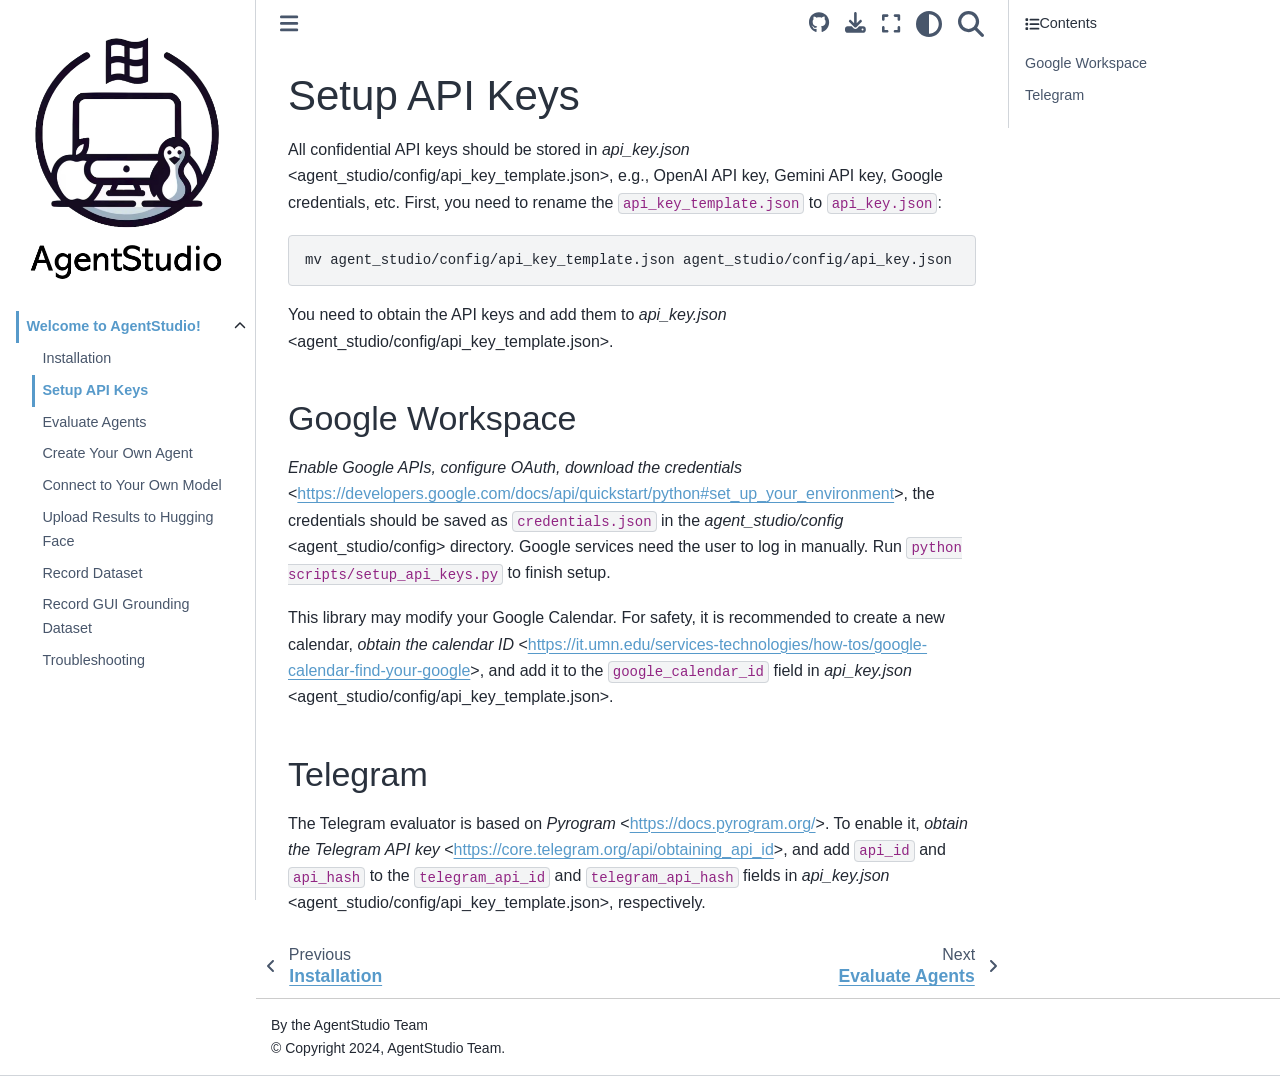
<file: getting_started/setup_api_keys.html>
<!DOCTYPE html>


<html lang="en" data-content_root="" >

  <head>
    <meta charset="utf-8" />
    <meta name="viewport" content="width=device-width, initial-scale=1.0" /><meta name="generator" content="Docutils 0.19: https://docutils.sourceforge.io/" />

    <title>Setup API Keys &#8212; AgentStudio</title>
  
  
  
  <script data-cfasync="false">
    document.documentElement.dataset.mode = localStorage.getItem("mode") || "";
    document.documentElement.dataset.theme = localStorage.getItem("theme") || "";
  </script>
  <!--
    this give us a css class that will be invisible only if js is disabled
  -->
  <noscript>
    <style>
      .pst-js-only { display: none !important; }

    </style>
  </noscript>
  
  <!-- Loaded before other Sphinx assets -->
  <link href="../_static/styles/theme.css?digest=8878045cc6db502f8baf" rel="stylesheet" />
<link href="../_static/styles/pydata-sphinx-theme.css?digest=8878045cc6db502f8baf" rel="stylesheet" />

    <link rel="stylesheet" type="text/css" href="../_static/pygments.css" />
    <link rel="stylesheet" href="../_static/styles/sphinx-book-theme.css?digest=14f4ca6b54d191a8c7657f6c759bf11a5fb86285" type="text/css" />
    <link rel="stylesheet" type="text/css" href="../_static/copybutton.css" />
  
  <!-- So that users can add custom icons -->
  <script src="../_static/scripts/fontawesome.js?digest=8878045cc6db502f8baf"></script>
  <!-- Pre-loaded scripts that we'll load fully later -->
  <link rel="preload" as="script" href="../_static/scripts/bootstrap.js?digest=8878045cc6db502f8baf" />
<link rel="preload" as="script" href="../_static/scripts/pydata-sphinx-theme.js?digest=8878045cc6db502f8baf" />

    <script data-url_root="../" id="documentation_options" src="../_static/documentation_options.js"></script>
    <script src="../_static/doctools.js"></script>
    <script src="../_static/sphinx_highlight.js"></script>
    <script src="../_static/clipboard.min.js"></script>
    <script src="../_static/copybutton.js"></script>
    <script src="../_static/scripts/sphinx-book-theme.js?digest=5a5c038af52cf7bc1a1ec88eea08e6366ee68824"></script>
    <script>DOCUMENTATION_OPTIONS.pagename = 'getting_started/setup_api_keys';</script>
    <link rel="index" title="Index" href="../genindex.html" />
    <link rel="search" title="Search" href="../search.html" />
    <link rel="next" title="Evaluate Agents" href="evaluate_agents.html" />
    <link rel="prev" title="Installation" href="installation.html" />
  <meta name="viewport" content="width=device-width, initial-scale=1"/>
  <meta name="docsearch:language" content="en"/>
  <meta name="docsearch:version" content="" />
  </head>
  
  
  <body data-bs-spy="scroll" data-bs-target=".bd-toc-nav" data-offset="180" data-bs-root-margin="0px 0px -60%" data-default-mode="">

  
  
  <div id="pst-skip-link" class="skip-link d-print-none"><a href="#main-content">Skip to main content</a></div>
  
  <div id="pst-scroll-pixel-helper"></div>
  
  <button type="button" class="btn rounded-pill" id="pst-back-to-top">
    <i class="fa-solid fa-arrow-up"></i>Back to top</button>

  
  <dialog id="pst-search-dialog">
    
<form class="bd-search d-flex align-items-center"
      action="../search.html"
      method="get">
  <i class="fa-solid fa-magnifying-glass"></i>
  <input type="search"
         class="form-control"
         name="q"
         placeholder="Search..."
         aria-label="Search..."
         autocomplete="off"
         autocorrect="off"
         autocapitalize="off"
         spellcheck="false"/>
  <span class="search-button__kbd-shortcut"><kbd class="kbd-shortcut__modifier">Ctrl</kbd>+<kbd>K</kbd></span>
</form>
  </dialog>

  <div class="pst-async-banner-revealer d-none">
  <aside id="bd-header-version-warning" class="d-none d-print-none" aria-label="Version warning"></aside>
</div>

  
    <header class="bd-header navbar navbar-expand-lg bd-navbar d-print-none">
    </header>
  

  <div class="bd-container">
    <div class="bd-container__inner bd-page-width">
      
      
      
      <dialog id="pst-primary-sidebar-modal"></dialog>
      <div id="pst-primary-sidebar" class="bd-sidebar-primary bd-sidebar">
        

  
  <div class="sidebar-header-items sidebar-primary__section">
    
    
    
    
  </div>
  
    <div class="sidebar-primary-items__start sidebar-primary__section">
        <div class="sidebar-primary-item">

  
    
  

<a class="navbar-brand logo" href="../index.html">
  
  
  
  
  
    
    
      
    
    
    <img src="../_static/agent-studio-logo-text-light.png" class="logo__image only-light" alt="AgentStudio - Home"/>
    <img src="../_static/agent-studio-logo-text-light.png" class="logo__image only-dark pst-js-only" alt="AgentStudio - Home"/>
  
  
</a></div>
        <div class="sidebar-primary-item"><nav class="bd-links" id="bd-docs-nav" aria-label="Main">
    <div class="bd-toc-item navbar-nav active">
        <ul class="current nav bd-sidenav">
<li class="toctree-l1 current active has-children"><a class="reference internal" href="../doc_index.html">Welcome to AgentStudio!</a><details open="open"><summary><span class="toctree-toggle" role="presentation"><i class="fa-solid fa-chevron-down"></i></span></summary><ul class="current">
<li class="toctree-l2"><a class="reference internal" href="installation.html">Installation</a></li>
<li class="toctree-l2 current active"><a class="current reference internal" href="#">Setup API Keys</a></li>
<li class="toctree-l2"><a class="reference internal" href="evaluate_agents.html">Evaluate Agents</a></li>
<li class="toctree-l2"><a class="reference internal" href="create_agents.html">Create Your Own Agent</a></li>
<li class="toctree-l2"><a class="reference internal" href="connect_model.html">Connect to Your Own Model</a></li>
<li class="toctree-l2"><a class="reference internal" href="upload_results.html">Upload Results to Hugging Face</a></li>
<li class="toctree-l2"><a class="reference internal" href="start_recording.html">Record Dataset</a></li>
<li class="toctree-l2"><a class="reference internal" href="annotation.html">Record GUI Grounding Dataset</a></li>
<li class="toctree-l2"><a class="reference internal" href="troubleshooting.html">Troubleshooting</a></li>
</ul>
</details></li>
</ul>

    </div>
</nav></div>
    </div>
  
  
  <div class="sidebar-primary-items__end sidebar-primary__section">
      <div class="sidebar-primary-item">
<div id="ethical-ad-placement"
      class="flat"
      data-ea-publisher="readthedocs"
      data-ea-type="readthedocs-sidebar"
      data-ea-manual="true">
</div></div>
  </div>


      </div>
      
      <main id="main-content" class="bd-main" role="main">
        
        

<div class="sbt-scroll-pixel-helper"></div>

          <div class="bd-content">
            <div class="bd-article-container">
              
              <div class="bd-header-article d-print-none">
<div class="header-article-items header-article__inner">
  
    <div class="header-article-items__start">
      
        <div class="header-article-item"><label class="sidebar-toggle primary-toggle btn btn-sm" for="__primary" title="Toggle primary sidebar" data-bs-placement="bottom" data-bs-toggle="tooltip">
  <span class="fa-solid fa-bars"></span>
</label></div>
      
    </div>
  
  
    <div class="header-article-items__end">
      
        <div class="header-article-item">

<div class="article-header-buttons">


<a href="https://github.com/SkyworkAI/agent-studio" target="_blank"
   class="btn btn-sm btn-source-repository-button"
   title="Source repository"
   data-bs-placement="bottom" data-bs-toggle="tooltip"
>
  

<span class="btn__icon-container">
  <i class="fab fa-github"></i>
  </span>

</a>






<div class="dropdown dropdown-download-buttons">
  <button class="btn dropdown-toggle" type="button" data-bs-toggle="dropdown" aria-expanded="false" aria-label="Download this page">
    <i class="fas fa-download"></i>
  </button>
  <ul class="dropdown-menu">
      
      
      
      <li><a href="../_sources/getting_started/setup_api_keys.rst" target="_blank"
   class="btn btn-sm btn-download-source-button dropdown-item"
   title="Download source file"
   data-bs-placement="left" data-bs-toggle="tooltip"
>
  

<span class="btn__icon-container">
  <i class="fas fa-file"></i>
  </span>
<span class="btn__text-container">.rst</span>
</a>
</li>
      
      
      
      
      <li>
<button onclick="window.print()"
  class="btn btn-sm btn-download-pdf-button dropdown-item"
  title="Print to PDF"
  data-bs-placement="left" data-bs-toggle="tooltip"
>
  

<span class="btn__icon-container">
  <i class="fas fa-file-pdf"></i>
  </span>
<span class="btn__text-container">.pdf</span>
</button>
</li>
      
  </ul>
</div>




<button onclick="toggleFullScreen()"
  class="btn btn-sm btn-fullscreen-button"
  title="Fullscreen mode"
  data-bs-placement="bottom" data-bs-toggle="tooltip"
>
  

<span class="btn__icon-container">
  <i class="fas fa-expand"></i>
  </span>

</button>



<button class="btn btn-sm nav-link pst-navbar-icon theme-switch-button pst-js-only" aria-label="Color mode" data-bs-title="Color mode"  data-bs-placement="bottom" data-bs-toggle="tooltip">
  <i class="theme-switch fa-solid fa-sun                fa-lg" data-mode="light" title="Light"></i>
  <i class="theme-switch fa-solid fa-moon               fa-lg" data-mode="dark"  title="Dark"></i>
  <i class="theme-switch fa-solid fa-circle-half-stroke fa-lg" data-mode="auto"  title="System Settings"></i>
</button>


<button class="btn btn-sm pst-navbar-icon search-button search-button__button pst-js-only" title="Search" aria-label="Search" data-bs-placement="bottom" data-bs-toggle="tooltip">
    <i class="fa-solid fa-magnifying-glass fa-lg"></i>
</button>
<label class="sidebar-toggle secondary-toggle btn btn-sm" for="__secondary"title="Toggle secondary sidebar" data-bs-placement="bottom" data-bs-toggle="tooltip">
    <span class="fa-solid fa-list"></span>
</label>
</div></div>
      
    </div>
  
</div>
</div>
              
              

<div id="jb-print-docs-body" class="onlyprint">
    <h1>Setup API Keys</h1>
    <!-- Table of contents -->
    <div id="print-main-content">
        <div id="jb-print-toc">
            
            <div>
                <h2> Contents </h2>
            </div>
            <nav aria-label="Page">
                <ul class="visible nav section-nav flex-column">
<li class="toc-h2 nav-item toc-entry"><a class="reference internal nav-link" href="#google-workspace">Google Workspace</a></li>
<li class="toc-h2 nav-item toc-entry"><a class="reference internal nav-link" href="#telegram">Telegram</a></li>
</ul>
            </nav>
        </div>
    </div>
</div>

              
                
<div id="searchbox"></div>
                <article class="bd-article">
                  
  <section id="setup-api-keys">
<span id="id1"></span><h1>Setup API Keys<a class="headerlink" href="#setup-api-keys" title="Permalink to this heading">#</a></h1>
<p>All confidential API keys should be stored in <cite>api_key.json</cite> &lt;agent_studio/config/api_key_template.json&gt;, e.g., OpenAI API key, Gemini API key, Google credentials, etc. First, you need to rename the <code class="docutils literal notranslate"><span class="pre">api_key_template.json</span></code> to <code class="docutils literal notranslate"><span class="pre">api_key.json</span></code>:</p>
<div class="highlight-bash notranslate"><div class="highlight"><pre><span></span>mv<span class="w"> </span>agent_studio/config/api_key_template.json<span class="w"> </span>agent_studio/config/api_key.json
</pre></div>
</div>
<p>You need to obtain the API keys and add them to <cite>api_key.json</cite> &lt;agent_studio/config/api_key_template.json&gt;.</p>
<section id="google-workspace">
<h2>Google Workspace<a class="headerlink" href="#google-workspace" title="Permalink to this heading">#</a></h2>
<p><cite>Enable Google APIs, configure OAuth, download the credentials</cite> &lt;<a class="reference external" href="https://developers.google.com/docs/api/quickstart/python#set_up_your_environment">https://developers.google.com/docs/api/quickstart/python#set_up_your_environment</a>&gt;, the credentials should be saved as <code class="docutils literal notranslate"><span class="pre">credentials.json</span></code> in the <cite>agent_studio/config</cite> &lt;agent_studio/config&gt; directory. Google services need the user to log in manually. Run <code class="docutils literal notranslate"><span class="pre">python</span> <span class="pre">scripts/setup_api_keys.py</span></code> to finish setup.</p>
<p>This library may modify your Google Calendar. For safety, it is recommended to create a new calendar, <cite>obtain the calendar ID</cite> &lt;<a class="reference external" href="https://it.umn.edu/services-technologies/how-tos/google-calendar-find-your-google">https://it.umn.edu/services-technologies/how-tos/google-calendar-find-your-google</a>&gt;, and add it to the <code class="docutils literal notranslate"><span class="pre">google_calendar_id</span></code> field in <cite>api_key.json</cite> &lt;agent_studio/config/api_key_template.json&gt;.</p>
</section>
<section id="telegram">
<h2>Telegram<a class="headerlink" href="#telegram" title="Permalink to this heading">#</a></h2>
<p>The Telegram evaluator is based on <cite>Pyrogram</cite> &lt;<a class="reference external" href="https://docs.pyrogram.org/">https://docs.pyrogram.org/</a>&gt;. To enable it, <cite>obtain the Telegram API key</cite> &lt;<a class="reference external" href="https://core.telegram.org/api/obtaining_api_id">https://core.telegram.org/api/obtaining_api_id</a>&gt;, and add <code class="docutils literal notranslate"><span class="pre">api_id</span></code> and <code class="docutils literal notranslate"><span class="pre">api_hash</span></code> to the <code class="docutils literal notranslate"><span class="pre">telegram_api_id</span></code> and <code class="docutils literal notranslate"><span class="pre">telegram_api_hash</span></code> fields in <cite>api_key.json</cite> &lt;agent_studio/config/api_key_template.json&gt;, respectively.</p>
</section>
</section>


                </article>
              

              
              
              
              
                <footer class="prev-next-footer d-print-none">
                  
<div class="prev-next-area">
    <a class="left-prev"
       href="installation.html"
       title="previous page">
      <i class="fa-solid fa-angle-left"></i>
      <div class="prev-next-info">
        <p class="prev-next-subtitle">previous</p>
        <p class="prev-next-title">Installation</p>
      </div>
    </a>
    <a class="right-next"
       href="evaluate_agents.html"
       title="next page">
      <div class="prev-next-info">
        <p class="prev-next-subtitle">next</p>
        <p class="prev-next-title">Evaluate Agents</p>
      </div>
      <i class="fa-solid fa-angle-right"></i>
    </a>
</div>
                </footer>
              
            </div>
            
            
              
                <dialog id="pst-secondary-sidebar-modal"></dialog>
                <div id="pst-secondary-sidebar" class="bd-sidebar-secondary bd-toc"><div class="sidebar-secondary-items sidebar-secondary__inner">


  <div class="sidebar-secondary-item">
  <div class="page-toc tocsection onthispage">
    <i class="fa-solid fa-list"></i> Contents
  </div>
  <nav class="bd-toc-nav page-toc">
    <ul class="visible nav section-nav flex-column">
<li class="toc-h2 nav-item toc-entry"><a class="reference internal nav-link" href="#google-workspace">Google Workspace</a></li>
<li class="toc-h2 nav-item toc-entry"><a class="reference internal nav-link" href="#telegram">Telegram</a></li>
</ul>
  </nav></div>

</div></div>
              
            
          </div>
          <footer class="bd-footer-content">
            
<div class="bd-footer-content__inner container">
  
  <div class="footer-item">
    
<p class="component-author">
By the AgentStudio Team
</p>

  </div>
  
  <div class="footer-item">
    

  <p class="copyright">
    
      © Copyright 2024, AgentStudio Team.
      <br/>
    
  </p>

  </div>
  
  <div class="footer-item">
    
  </div>
  
  <div class="footer-item">
    
  </div>
  
</div>
          </footer>
        

      </main>
    </div>
  </div>
  
  <!-- Scripts loaded after <body> so the DOM is not blocked -->
  <script defer src="../_static/scripts/bootstrap.js?digest=8878045cc6db502f8baf"></script>
<script defer src="../_static/scripts/pydata-sphinx-theme.js?digest=8878045cc6db502f8baf"></script>

  <footer class="bd-footer">
  </footer>
  </body>
</html>
</file>
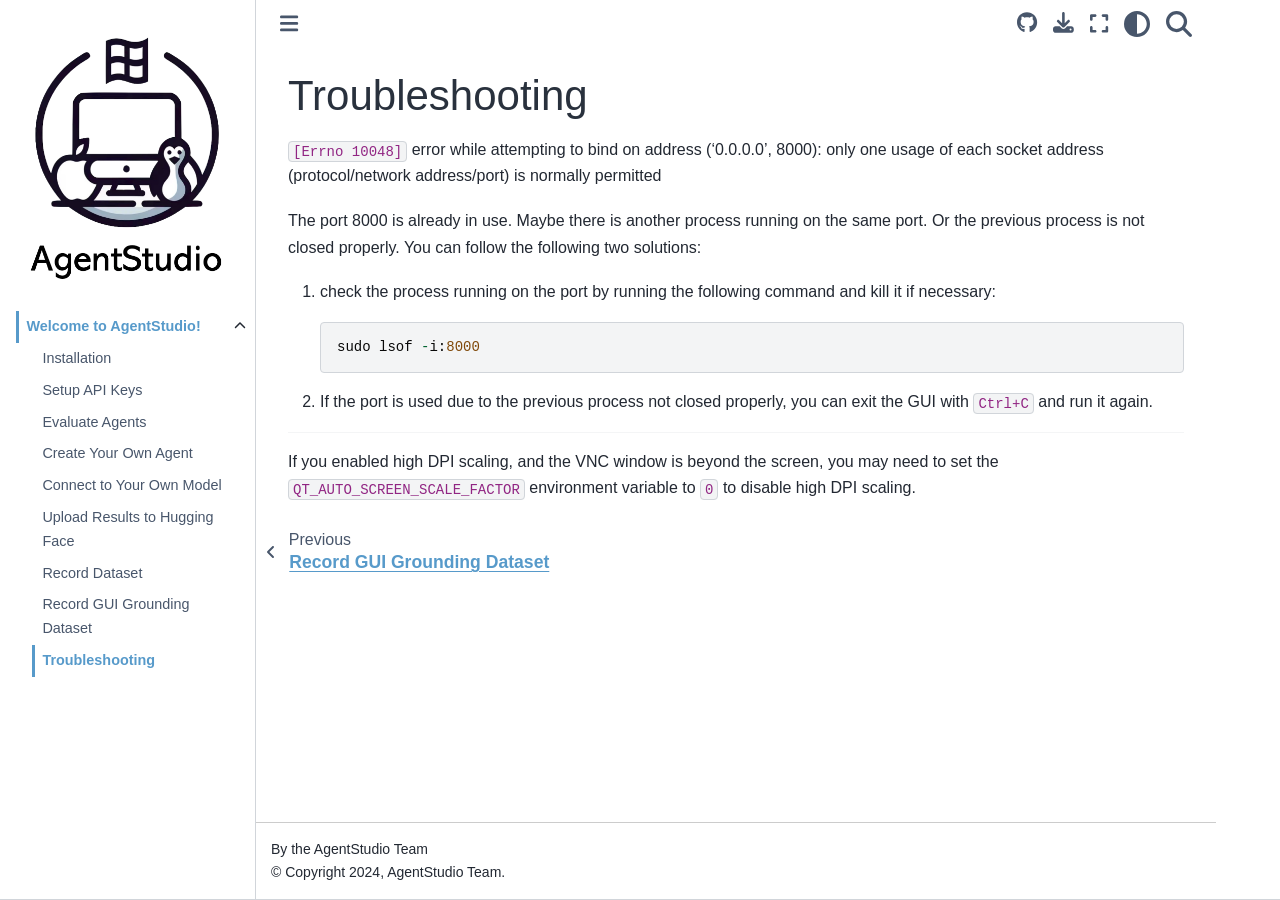
<file: getting_started/troubleshooting.html>
<!DOCTYPE html>


<html lang="en" data-content_root="" >

  <head>
    <meta charset="utf-8" />
    <meta name="viewport" content="width=device-width, initial-scale=1.0" /><meta name="generator" content="Docutils 0.19: https://docutils.sourceforge.io/" />

    <title>Troubleshooting &#8212; AgentStudio</title>
  
  
  
  <script data-cfasync="false">
    document.documentElement.dataset.mode = localStorage.getItem("mode") || "";
    document.documentElement.dataset.theme = localStorage.getItem("theme") || "";
  </script>
  <!--
    this give us a css class that will be invisible only if js is disabled
  -->
  <noscript>
    <style>
      .pst-js-only { display: none !important; }

    </style>
  </noscript>
  
  <!-- Loaded before other Sphinx assets -->
  <link href="../_static/styles/theme.css?digest=8878045cc6db502f8baf" rel="stylesheet" />
<link href="../_static/styles/pydata-sphinx-theme.css?digest=8878045cc6db502f8baf" rel="stylesheet" />

    <link rel="stylesheet" type="text/css" href="../_static/pygments.css" />
    <link rel="stylesheet" href="../_static/styles/sphinx-book-theme.css?digest=14f4ca6b54d191a8c7657f6c759bf11a5fb86285" type="text/css" />
    <link rel="stylesheet" type="text/css" href="../_static/copybutton.css" />
  
  <!-- So that users can add custom icons -->
  <script src="../_static/scripts/fontawesome.js?digest=8878045cc6db502f8baf"></script>
  <!-- Pre-loaded scripts that we'll load fully later -->
  <link rel="preload" as="script" href="../_static/scripts/bootstrap.js?digest=8878045cc6db502f8baf" />
<link rel="preload" as="script" href="../_static/scripts/pydata-sphinx-theme.js?digest=8878045cc6db502f8baf" />

    <script data-url_root="../" id="documentation_options" src="../_static/documentation_options.js"></script>
    <script src="../_static/doctools.js"></script>
    <script src="../_static/sphinx_highlight.js"></script>
    <script src="../_static/clipboard.min.js"></script>
    <script src="../_static/copybutton.js"></script>
    <script src="../_static/scripts/sphinx-book-theme.js?digest=5a5c038af52cf7bc1a1ec88eea08e6366ee68824"></script>
    <script>DOCUMENTATION_OPTIONS.pagename = 'getting_started/troubleshooting';</script>
    <link rel="index" title="Index" href="../genindex.html" />
    <link rel="search" title="Search" href="../search.html" />
    <link rel="prev" title="Record GUI Grounding Dataset" href="annotation.html" />
  <meta name="viewport" content="width=device-width, initial-scale=1"/>
  <meta name="docsearch:language" content="en"/>
  <meta name="docsearch:version" content="" />
  </head>
  
  
  <body data-bs-spy="scroll" data-bs-target=".bd-toc-nav" data-offset="180" data-bs-root-margin="0px 0px -60%" data-default-mode="">

  
  
  <div id="pst-skip-link" class="skip-link d-print-none"><a href="#main-content">Skip to main content</a></div>
  
  <div id="pst-scroll-pixel-helper"></div>
  
  <button type="button" class="btn rounded-pill" id="pst-back-to-top">
    <i class="fa-solid fa-arrow-up"></i>Back to top</button>

  
  <dialog id="pst-search-dialog">
    
<form class="bd-search d-flex align-items-center"
      action="../search.html"
      method="get">
  <i class="fa-solid fa-magnifying-glass"></i>
  <input type="search"
         class="form-control"
         name="q"
         placeholder="Search..."
         aria-label="Search..."
         autocomplete="off"
         autocorrect="off"
         autocapitalize="off"
         spellcheck="false"/>
  <span class="search-button__kbd-shortcut"><kbd class="kbd-shortcut__modifier">Ctrl</kbd>+<kbd>K</kbd></span>
</form>
  </dialog>

  <div class="pst-async-banner-revealer d-none">
  <aside id="bd-header-version-warning" class="d-none d-print-none" aria-label="Version warning"></aside>
</div>

  
    <header class="bd-header navbar navbar-expand-lg bd-navbar d-print-none">
    </header>
  

  <div class="bd-container">
    <div class="bd-container__inner bd-page-width">
      
      
      
      <dialog id="pst-primary-sidebar-modal"></dialog>
      <div id="pst-primary-sidebar" class="bd-sidebar-primary bd-sidebar">
        

  
  <div class="sidebar-header-items sidebar-primary__section">
    
    
    
    
  </div>
  
    <div class="sidebar-primary-items__start sidebar-primary__section">
        <div class="sidebar-primary-item">

  
    
  

<a class="navbar-brand logo" href="../index.html">
  
  
  
  
  
    
    
      
    
    
    <img src="../_static/agent-studio-logo-text-light.png" class="logo__image only-light" alt="AgentStudio - Home"/>
    <img src="../_static/agent-studio-logo-text-light.png" class="logo__image only-dark pst-js-only" alt="AgentStudio - Home"/>
  
  
</a></div>
        <div class="sidebar-primary-item"><nav class="bd-links" id="bd-docs-nav" aria-label="Main">
    <div class="bd-toc-item navbar-nav active">
        <ul class="current nav bd-sidenav">
<li class="toctree-l1 current active has-children"><a class="reference internal" href="../doc_index.html">Welcome to AgentStudio!</a><details open="open"><summary><span class="toctree-toggle" role="presentation"><i class="fa-solid fa-chevron-down"></i></span></summary><ul class="current">
<li class="toctree-l2"><a class="reference internal" href="installation.html">Installation</a></li>
<li class="toctree-l2"><a class="reference internal" href="setup_api_keys.html">Setup API Keys</a></li>
<li class="toctree-l2"><a class="reference internal" href="evaluate_agents.html">Evaluate Agents</a></li>
<li class="toctree-l2"><a class="reference internal" href="create_agents.html">Create Your Own Agent</a></li>
<li class="toctree-l2"><a class="reference internal" href="connect_model.html">Connect to Your Own Model</a></li>
<li class="toctree-l2"><a class="reference internal" href="upload_results.html">Upload Results to Hugging Face</a></li>
<li class="toctree-l2"><a class="reference internal" href="start_recording.html">Record Dataset</a></li>
<li class="toctree-l2"><a class="reference internal" href="annotation.html">Record GUI Grounding Dataset</a></li>
<li class="toctree-l2 current active"><a class="current reference internal" href="#">Troubleshooting</a></li>
</ul>
</details></li>
</ul>

    </div>
</nav></div>
    </div>
  
  
  <div class="sidebar-primary-items__end sidebar-primary__section">
      <div class="sidebar-primary-item">
<div id="ethical-ad-placement"
      class="flat"
      data-ea-publisher="readthedocs"
      data-ea-type="readthedocs-sidebar"
      data-ea-manual="true">
</div></div>
  </div>


      </div>
      
      <main id="main-content" class="bd-main" role="main">
        
        

<div class="sbt-scroll-pixel-helper"></div>

          <div class="bd-content">
            <div class="bd-article-container">
              
              <div class="bd-header-article d-print-none">
<div class="header-article-items header-article__inner">
  
    <div class="header-article-items__start">
      
        <div class="header-article-item"><label class="sidebar-toggle primary-toggle btn btn-sm" for="__primary" title="Toggle primary sidebar" data-bs-placement="bottom" data-bs-toggle="tooltip">
  <span class="fa-solid fa-bars"></span>
</label></div>
      
    </div>
  
  
    <div class="header-article-items__end">
      
        <div class="header-article-item">

<div class="article-header-buttons">


<a href="https://github.com/SkyworkAI/agent-studio" target="_blank"
   class="btn btn-sm btn-source-repository-button"
   title="Source repository"
   data-bs-placement="bottom" data-bs-toggle="tooltip"
>
  

<span class="btn__icon-container">
  <i class="fab fa-github"></i>
  </span>

</a>






<div class="dropdown dropdown-download-buttons">
  <button class="btn dropdown-toggle" type="button" data-bs-toggle="dropdown" aria-expanded="false" aria-label="Download this page">
    <i class="fas fa-download"></i>
  </button>
  <ul class="dropdown-menu">
      
      
      
      <li><a href="../_sources/getting_started/troubleshooting.rst" target="_blank"
   class="btn btn-sm btn-download-source-button dropdown-item"
   title="Download source file"
   data-bs-placement="left" data-bs-toggle="tooltip"
>
  

<span class="btn__icon-container">
  <i class="fas fa-file"></i>
  </span>
<span class="btn__text-container">.rst</span>
</a>
</li>
      
      
      
      
      <li>
<button onclick="window.print()"
  class="btn btn-sm btn-download-pdf-button dropdown-item"
  title="Print to PDF"
  data-bs-placement="left" data-bs-toggle="tooltip"
>
  

<span class="btn__icon-container">
  <i class="fas fa-file-pdf"></i>
  </span>
<span class="btn__text-container">.pdf</span>
</button>
</li>
      
  </ul>
</div>




<button onclick="toggleFullScreen()"
  class="btn btn-sm btn-fullscreen-button"
  title="Fullscreen mode"
  data-bs-placement="bottom" data-bs-toggle="tooltip"
>
  

<span class="btn__icon-container">
  <i class="fas fa-expand"></i>
  </span>

</button>



<button class="btn btn-sm nav-link pst-navbar-icon theme-switch-button pst-js-only" aria-label="Color mode" data-bs-title="Color mode"  data-bs-placement="bottom" data-bs-toggle="tooltip">
  <i class="theme-switch fa-solid fa-sun                fa-lg" data-mode="light" title="Light"></i>
  <i class="theme-switch fa-solid fa-moon               fa-lg" data-mode="dark"  title="Dark"></i>
  <i class="theme-switch fa-solid fa-circle-half-stroke fa-lg" data-mode="auto"  title="System Settings"></i>
</button>


<button class="btn btn-sm pst-navbar-icon search-button search-button__button pst-js-only" title="Search" aria-label="Search" data-bs-placement="bottom" data-bs-toggle="tooltip">
    <i class="fa-solid fa-magnifying-glass fa-lg"></i>
</button>

</div></div>
      
    </div>
  
</div>
</div>
              
              

<div id="jb-print-docs-body" class="onlyprint">
    <h1>Troubleshooting</h1>
    <!-- Table of contents -->
    <div id="print-main-content">
        <div id="jb-print-toc">
            
        </div>
    </div>
</div>

              
                
<div id="searchbox"></div>
                <article class="bd-article">
                  
  <section id="troubleshooting">
<span id="id1"></span><h1>Troubleshooting<a class="headerlink" href="#troubleshooting" title="Permalink to this heading">#</a></h1>
<p><code class="docutils literal notranslate"><span class="pre">[Errno</span> <span class="pre">10048]</span></code> error while attempting to bind on address (‘0.0.0.0’, 8000): only one usage of each socket address (protocol/network address/port) is normally permitted</p>
<p>The port 8000 is already in use. Maybe there is another process running on the same port. Or the previous process is not closed properly. You can follow the following two solutions:</p>
<ol class="arabic">
<li><p>check the process running on the port by running the following command and kill it if necessary:</p>
<div class="highlight-default notranslate"><div class="highlight"><pre><span></span><span class="n">sudo</span> <span class="n">lsof</span> <span class="o">-</span><span class="n">i</span><span class="p">:</span><span class="mi">8000</span>
</pre></div>
</div>
</li>
<li><p>If the port is used due to the previous process not closed properly, you can exit the GUI with <code class="docutils literal notranslate"><span class="pre">Ctrl+C</span></code> and run it again.</p></li>
</ol>
<hr class="docutils" />
<p>If you enabled high DPI scaling, and the VNC window is beyond the screen, you may need to set the <code class="docutils literal notranslate"><span class="pre">QT_AUTO_SCREEN_SCALE_FACTOR</span></code> environment variable to <code class="docutils literal notranslate"><span class="pre">0</span></code> to disable high DPI scaling.</p>
</section>


                </article>
              

              
              
              
              
                <footer class="prev-next-footer d-print-none">
                  
<div class="prev-next-area">
    <a class="left-prev"
       href="annotation.html"
       title="previous page">
      <i class="fa-solid fa-angle-left"></i>
      <div class="prev-next-info">
        <p class="prev-next-subtitle">previous</p>
        <p class="prev-next-title">Record GUI Grounding Dataset</p>
      </div>
    </a>
</div>
                </footer>
              
            </div>
            
            
              
            
          </div>
          <footer class="bd-footer-content">
            
<div class="bd-footer-content__inner container">
  
  <div class="footer-item">
    
<p class="component-author">
By the AgentStudio Team
</p>

  </div>
  
  <div class="footer-item">
    

  <p class="copyright">
    
      © Copyright 2024, AgentStudio Team.
      <br/>
    
  </p>

  </div>
  
  <div class="footer-item">
    
  </div>
  
  <div class="footer-item">
    
  </div>
  
</div>
          </footer>
        

      </main>
    </div>
  </div>
  
  <!-- Scripts loaded after <body> so the DOM is not blocked -->
  <script defer src="../_static/scripts/bootstrap.js?digest=8878045cc6db502f8baf"></script>
<script defer src="../_static/scripts/pydata-sphinx-theme.js?digest=8878045cc6db502f8baf"></script>

  <footer class="bd-footer">
  </footer>
  </body>
</html>
</file>
<file: _static/styles/theme.css>
/* Provided by Sphinx's 'basic' theme, and included in the final set of assets */
@import "../basic.css";
</file>
<file: _static/pygments.css>
html[data-theme="light"] .highlight pre { line-height: 125%; }
html[data-theme="light"] .highlight td.linenos .normal { color: inherit; background-color: transparent; padding-left: 5px; padding-right: 5px; }
html[data-theme="light"] .highlight span.linenos { color: inherit; background-color: transparent; padding-left: 5px; padding-right: 5px; }
html[data-theme="light"] .highlight td.linenos .special { color: #000000; background-color: #ffffc0; padding-left: 5px; padding-right: 5px; }
html[data-theme="light"] .highlight span.linenos.special { color: #000000; background-color: #ffffc0; padding-left: 5px; padding-right: 5px; }
html[data-theme="light"] .highlight .hll { background-color: #fae4c2 }
html[data-theme="light"] .highlight { background: #fefefe; color: #080808 }
html[data-theme="light"] .highlight .c { color: #515151 } /* Comment */
html[data-theme="light"] .highlight .err { color: #a12236 } /* Error */
html[data-theme="light"] .highlight .k { color: #6730c5 } /* Keyword */
html[data-theme="light"] .highlight .l { color: #7f4707 } /* Literal */
html[data-theme="light"] .highlight .n { color: #080808 } /* Name */
html[data-theme="light"] .highlight .o { color: #00622f } /* Operator */
html[data-theme="light"] .highlight .p { color: #080808 } /* Punctuation */
html[data-theme="light"] .highlight .ch { color: #515151 } /* Comment.Hashbang */
html[data-theme="light"] .highlight .cm { color: #515151 } /* Comment.Multiline */
html[data-theme="light"] .highlight .cp { color: #515151 } /* Comment.Preproc */
html[data-theme="light"] .highlight .cpf { color: #515151 } /* Comment.PreprocFile */
html[data-theme="light"] .highlight .c1 { color: #515151 } /* Comment.Single */
html[data-theme="light"] .highlight .cs { color: #515151 } /* Comment.Special */
html[data-theme="light"] .highlight .gd { color: #005b82 } /* Generic.Deleted */
html[data-theme="light"] .highlight .ge { font-style: italic } /* Generic.Emph */
html[data-theme="light"] .highlight .gh { color: #005b82 } /* Generic.Heading */
html[data-theme="light"] .highlight .gs { font-weight: bold } /* Generic.Strong */
html[data-theme="light"] .highlight .gu { color: #005b82 } /* Generic.Subheading */
html[data-theme="light"] .highlight .kc { color: #6730c5 } /* Keyword.Constant */
html[data-theme="light"] .highlight .kd { color: #6730c5 } /* Keyword.Declaration */
html[data-theme="light"] .highlight .kn { color: #6730c5 } /* Keyword.Namespace */
html[data-theme="light"] .highlight .kp { color: #6730c5 } /* Keyword.Pseudo */
html[data-theme="light"] .highlight .kr { color: #6730c5 } /* Keyword.Reserved */
html[data-theme="light"] .highlight .kt { color: #7f4707 } /* Keyword.Type */
html[data-theme="light"] .highlight .ld { color: #7f4707 } /* Literal.Date */
html[data-theme="light"] .highlight .m { color: #7f4707 } /* Literal.Number */
html[data-theme="light"] .highlight .s { color: #00622f } /* Literal.String */
html[data-theme="light"] .highlight .na { color: #912583 } /* Name.Attribute */
html[data-theme="light"] .highlight .nb { color: #7f4707 } /* Name.Builtin */
html[data-theme="light"] .highlight .nc { color: #005b82 } /* Name.Class */
html[data-theme="light"] .highlight .no { color: #005b82 } /* Name.Constant */
html[data-theme="light"] .highlight .nd { color: #7f4707 } /* Name.Decorator */
html[data-theme="light"] .highlight .ni { color: #00622f } /* Name.Entity */
html[data-theme="light"] .highlight .ne { color: #6730c5 } /* Name.Exception */
html[data-theme="light"] .highlight .nf { color: #005b82 } /* Name.Function */
html[data-theme="light"] .highlight .nl { color: #7f4707 } /* Name.Label */
html[data-theme="light"] .highlight .nn { color: #080808 } /* Name.Namespace */
html[data-theme="light"] .highlight .nx { color: #080808 } /* Name.Other */
html[data-theme="light"] .highlight .py { color: #005b82 } /* Name.Property */
html[data-theme="light"] .highlight .nt { color: #005b82 } /* Name.Tag */
html[data-theme="light"] .highlight .nv { color: #a12236 } /* Name.Variable */
html[data-theme="light"] .highlight .ow { color: #6730c5 } /* Operator.Word */
html[data-theme="light"] .highlight .pm { color: #080808 } /* Punctuation.Marker */
html[data-theme="light"] .highlight .w { color: #080808 } /* Text.Whitespace */
html[data-theme="light"] .highlight .mb { color: #7f4707 } /* Literal.Number.Bin */
html[data-theme="light"] .highlight .mf { color: #7f4707 } /* Literal.Number.Float */
html[data-theme="light"] .highlight .mh { color: #7f4707 } /* Literal.Number.Hex */
html[data-theme="light"] .highlight .mi { color: #7f4707 } /* Literal.Number.Integer */
html[data-theme="light"] .highlight .mo { color: #7f4707 } /* Literal.Number.Oct */
html[data-theme="light"] .highlight .sa { color: #00622f } /* Literal.String.Affix */
html[data-theme="light"] .highlight .sb { color: #00622f } /* Literal.String.Backtick */
html[data-theme="light"] .highlight .sc { color: #00622f } /* Literal.String.Char */
html[data-theme="light"] .highlight .dl { color: #00622f } /* Literal.String.Delimiter */
html[data-theme="light"] .highlight .sd { color: #00622f } /* Literal.String.Doc */
html[data-theme="light"] .highlight .s2 { color: #00622f } /* Literal.String.Double */
html[data-theme="light"] .highlight .se { color: #00622f } /* Literal.String.Escape */
html[data-theme="light"] .highlight .sh { color: #00622f } /* Literal.String.Heredoc */
html[data-theme="light"] .highlight .si { color: #00622f } /* Literal.String.Interpol */
html[data-theme="light"] .highlight .sx { color: #00622f } /* Literal.String.Other */
html[data-theme="light"] .highlight .sr { color: #a12236 } /* Literal.String.Regex */
html[data-theme="light"] .highlight .s1 { color: #00622f } /* Literal.String.Single */
html[data-theme="light"] .highlight .ss { color: #005b82 } /* Literal.String.Symbol */
html[data-theme="light"] .highlight .bp { color: #7f4707 } /* Name.Builtin.Pseudo */
html[data-theme="light"] .highlight .fm { color: #005b82 } /* Name.Function.Magic */
html[data-theme="light"] .highlight .vc { color: #a12236 } /* Name.Variable.Class */
html[data-theme="light"] .highlight .vg { color: #a12236 } /* Name.Variable.Global */
html[data-theme="light"] .highlight .vi { color: #a12236 } /* Name.Variable.Instance */
html[data-theme="light"] .highlight .vm { color: #7f4707 } /* Name.Variable.Magic */
html[data-theme="light"] .highlight .il { color: #7f4707 } /* Literal.Number.Integer.Long */
html[data-theme="dark"] .highlight pre { line-height: 125%; }
html[data-theme="dark"] .highlight td.linenos .normal { color: inherit; background-color: transparent; padding-left: 5px; padding-right: 5px; }
html[data-theme="dark"] .highlight span.linenos { color: inherit; background-color: transparent; padding-left: 5px; padding-right: 5px; }
html[data-theme="dark"] .highlight td.linenos .special { color: #000000; background-color: #ffffc0; padding-left: 5px; padding-right: 5px; }
html[data-theme="dark"] .highlight span.linenos.special { color: #000000; background-color: #ffffc0; padding-left: 5px; padding-right: 5px; }
html[data-theme="dark"] .highlight .hll { background-color: #ffd9002e }
html[data-theme="dark"] .highlight { background: #2b2b2b; color: #f8f8f2 }
html[data-theme="dark"] .highlight .c { color: #ffd900 } /* Comment */
html[data-theme="dark"] .highlight .err { color: #ffa07a } /* Error */
html[data-theme="dark"] .highlight .k { color: #dcc6e0 } /* Keyword */
html[data-theme="dark"] .highlight .l { color: #ffd900 } /* Literal */
html[data-theme="dark"] .highlight .n { color: #f8f8f2 } /* Name */
html[data-theme="dark"] .highlight .o { color: #abe338 } /* Operator */
html[data-theme="dark"] .highlight .p { color: #f8f8f2 } /* Punctuation */
html[data-theme="dark"] .highlight .ch { color: #ffd900 } /* Comment.Hashbang */
html[data-theme="dark"] .highlight .cm { color: #ffd900 } /* Comment.Multiline */
html[data-theme="dark"] .highlight .cp { color: #ffd900 } /* Comment.Preproc */
html[data-theme="dark"] .highlight .cpf { color: #ffd900 } /* Comment.PreprocFile */
html[data-theme="dark"] .highlight .c1 { color: #ffd900 } /* Comment.Single */
html[data-theme="dark"] .highlight .cs { color: #ffd900 } /* Comment.Special */
html[data-theme="dark"] .highlight .gd { color: #00e0e0 } /* Generic.Deleted */
html[data-theme="dark"] .highlight .ge { font-style: italic } /* Generic.Emph */
html[data-theme="dark"] .highlight .gh { color: #00e0e0 } /* Generic.Heading */
html[data-theme="dark"] .highlight .gs { font-weight: bold } /* Generic.Strong */
html[data-theme="dark"] .highlight .gu { color: #00e0e0 } /* Generic.Subheading */
html[data-theme="dark"] .highlight .kc { color: #dcc6e0 } /* Keyword.Constant */
html[data-theme="dark"] .highlight .kd { color: #dcc6e0 } /* Keyword.Declaration */
html[data-theme="dark"] .highlight .kn { color: #dcc6e0 } /* Keyword.Namespace */
html[data-theme="dark"] .highlight .kp { color: #dcc6e0 } /* Keyword.Pseudo */
html[data-theme="dark"] .highlight .kr { color: #dcc6e0 } /* Keyword.Reserved */
html[data-theme="dark"] .highlight .kt { color: #ffd900 } /* Keyword.Type */
html[data-theme="dark"] .highlight .ld { color: #ffd900 } /* Literal.Date */
html[data-theme="dark"] .highlight .m { color: #ffd900 } /* Literal.Number */
html[data-theme="dark"] .highlight .s { color: #abe338 } /* Literal.String */
html[data-theme="dark"] .highlight .na { color: #ffd900 } /* Name.Attribute */
html[data-theme="dark"] .highlight .nb { color: #ffd900 } /* Name.Builtin */
html[data-theme="dark"] .highlight .nc { color: #00e0e0 } /* Name.Class */
html[data-theme="dark"] .highlight .no { color: #00e0e0 } /* Name.Constant */
html[data-theme="dark"] .highlight .nd { color: #ffd900 } /* Name.Decorator */
html[data-theme="dark"] .highlight .ni { color: #abe338 } /* Name.Entity */
html[data-theme="dark"] .highlight .ne { color: #dcc6e0 } /* Name.Exception */
html[data-theme="dark"] .highlight .nf { color: #00e0e0 } /* Name.Function */
html[data-theme="dark"] .highlight .nl { color: #ffd900 } /* Name.Label */
html[data-theme="dark"] .highlight .nn { color: #f8f8f2 } /* Name.Namespace */
html[data-theme="dark"] .highlight .nx { color: #f8f8f2 } /* Name.Other */
html[data-theme="dark"] .highlight .py { color: #00e0e0 } /* Name.Property */
html[data-theme="dark"] .highlight .nt { color: #00e0e0 } /* Name.Tag */
html[data-theme="dark"] .highlight .nv { color: #ffa07a } /* Name.Variable */
html[data-theme="dark"] .highlight .ow { color: #dcc6e0 } /* Operator.Word */
html[data-theme="dark"] .highlight .pm { color: #f8f8f2 } /* Punctuation.Marker */
html[data-theme="dark"] .highlight .w { color: #f8f8f2 } /* Text.Whitespace */
html[data-theme="dark"] .highlight .mb { color: #ffd900 } /* Literal.Number.Bin */
html[data-theme="dark"] .highlight .mf { color: #ffd900 } /* Literal.Number.Float */
html[data-theme="dark"] .highlight .mh { color: #ffd900 } /* Literal.Number.Hex */
html[data-theme="dark"] .highlight .mi { color: #ffd900 } /* Literal.Number.Integer */
html[data-theme="dark"] .highlight .mo { color: #ffd900 } /* Literal.Number.Oct */
html[data-theme="dark"] .highlight .sa { color: #abe338 } /* Literal.String.Affix */
html[data-theme="dark"] .highlight .sb { color: #abe338 } /* Literal.String.Backtick */
html[data-theme="dark"] .highlight .sc { color: #abe338 } /* Literal.String.Char */
html[data-theme="dark"] .highlight .dl { color: #abe338 } /* Literal.String.Delimiter */
html[data-theme="dark"] .highlight .sd { color: #abe338 } /* Literal.String.Doc */
html[data-theme="dark"] .highlight .s2 { color: #abe338 } /* Literal.String.Double */
html[data-theme="dark"] .highlight .se { color: #abe338 } /* Literal.String.Escape */
html[data-theme="dark"] .highlight .sh { color: #abe338 } /* Literal.String.Heredoc */
html[data-theme="dark"] .highlight .si { color: #abe338 } /* Literal.String.Interpol */
html[data-theme="dark"] .highlight .sx { color: #abe338 } /* Literal.String.Other */
html[data-theme="dark"] .highlight .sr { color: #ffa07a } /* Literal.String.Regex */
html[data-theme="dark"] .highlight .s1 { color: #abe338 } /* Literal.String.Single */
html[data-theme="dark"] .highlight .ss { color: #00e0e0 } /* Literal.String.Symbol */
html[data-theme="dark"] .highlight .bp { color: #ffd900 } /* Name.Builtin.Pseudo */
html[data-theme="dark"] .highlight .fm { color: #00e0e0 } /* Name.Function.Magic */
html[data-theme="dark"] .highlight .vc { color: #ffa07a } /* Name.Variable.Class */
html[data-theme="dark"] .highlight .vg { color: #ffa07a } /* Name.Variable.Global */
html[data-theme="dark"] .highlight .vi { color: #ffa07a } /* Name.Variable.Instance */
html[data-theme="dark"] .highlight .vm { color: #ffd900 } /* Name.Variable.Magic */
html[data-theme="dark"] .highlight .il { color: #ffd900 } /* Literal.Number.Integer.Long */
</file>
<file: _static/styles/sphinx-book-theme.css>
/*! sphinx-book-theme CSS
 * BSD 3-Clause License
 * Copyright (c) 2020, EBP
 * All rights reserved.
 *
 * This follows the 7-1 pattern described here:
 * https://sass-guidelin.es/#architecture
 */html{--pst-font-size-base:none}html[data-theme=light]{--sbt-color-announcement:#616161}html[data-theme=dark],html[data-theme=light]{--pst-color-primary:#579aca}html{scroll-padding-top:4rem}.sbt-scroll-pixel-helper{position:absolute;width:0;height:0;top:0;left:0}.d-n,.onlyprint{display:none}@media print{.onlyprint{display:block!important}}@media print{.noprint{display:none!important}}.bd-article-container h1,.bd-article-container h2,.bd-article-container h3,.bd-article-container h4,.bd-article-container h5,.bd-article-container p.caption{color:var(--pst-color-muted)}.bd-article-container h1,.bd-article-container h2{font-weight:500}a.brackets:before{color:inherit;font-family:inherit;margin-right:0}table{position:relative}@media print{.bd-main .bd-content{margin-left:2rem;height:auto}.bd-main .bd-content #jb-print-docs-body{margin-left:0}.bd-main .bd-content #jb-print-docs-body h1{font-size:3em;text-align:center;margin-bottom:0}.bd-main .bd-content .bd-article{padding-top:0}.bd-main .bd-content .bd-article h1:first-of-type{display:none}.bd-main .bd-content .container{min-width:0!important}.bd-main .bd-content h1{margin-top:1em;margin-bottom:1em}.bd-main .bd-content h1,.bd-main .bd-content h2,.bd-main .bd-content h3,.bd-main .bd-content h4{break-after:avoid;color:#000}.bd-main .bd-content table{break-inside:avoid}.bd-main .bd-content pre{word-wrap:break-word}.bd-main .bd-content a.headerlink{display:none}.bd-main .bd-content aside.margin,.bd-main .bd-content aside.sidebar,.bd-main .bd-content blockquote.epigraph{border:none}.bd-main .bd-content .footer{margin-top:1em}.bd-main .bd-content #jb-print-toc{margin-bottom:1.5rem;margin-left:0}.bd-main .bd-content #jb-print-toc .section-nav{border-left:0!important;list-style-type:disc!important;margin-left:3em!important}.bd-main .bd-content #jb-print-toc .section-nav a{text-decoration:none!important}.bd-main .bd-content #jb-print-toc .section-nav li{display:list-item!important}.bd-main .bd-content #jb-print-toc .section-nav .nav{display:none}.bd-main .bd-footer-content{display:none!important}}.bd-header-announcement{background-color:var(--sbt-color-announcement);color:#fff}.bd-main{flex-grow:0}.bd-main .bd-content .bd-article-container{padding:0;overflow-x:unset;min-width:0}.bd-main .bd-content .bd-article-container .bd-article{padding-right:2rem;padding-left:2rem}@media (max-width:768px){.bd-main .bd-content .bd-article-container .bd-article{padding-right:1rem;padding-left:1rem}}.bd-main .bd-content .bd-article-container details.above-input summary,.bd-main .bd-content .bd-article-container details.below-input summary{border-left:3px solid var(--pst-color-primary)}@media (min-width:768px){label.sidebar-toggle.primary-toggle{display:inline-block}}@media (max-width:768px){label.sidebar-toggle.primary-toggle{margin-bottom:0}}@media (min-width:992px){label.sidebar-toggle.secondary-toggle{display:none}}@media (max-width:768px){label.sidebar-toggle.secondary-toggle{margin-bottom:0}}.bd-header-article{display:flex;align-items:center;position:sticky;top:0;background-color:var(--pst-color-background);transition:left .2s;font-size:.9em;padding:0 1rem;z-index:1020}@media (max-width:768px){.bd-header-article{padding:0 .5rem;height:3.5rem}}.scrolled .bd-header-article{box-shadow:0 6px 6px -6px var(--pst-color-shadow)}.bd-header-article .header-article__inner{padding:0}.bd-header-article .header-article-items{display:flex;align-items:center;height:3rem;width:100%}.bd-header-article .header-article-item{display:flex;align-items:center}.bd-header-article .article-header-buttons{display:flex}.bd-header-article .btn{font-size:1.3rem;color:var(--pst-color-text-muted);border:none;padding:0 .5rem}.bd-header-article .btn.show,.bd-header-article .btn:hover{color:var(--pst-color-text-base);border:none}.bd-header-article .btn.show+.dropdown-menu,.bd-header-article .btn:hover+.dropdown-menu{display:block}.bd-header-article .btn:focus{box-shadow:none}.bd-header-article .btn.dropdown-toggle:after{display:none}.bd-header-article .theme-switch-button{margin:0}.bd-header-article .theme-switch-button button,.bd-header-article .theme-switch-button i,.bd-header-article .theme-switch-button span{padding:0}.bd-header-article .theme-switch-button i,.bd-header-article .theme-switch-button span{transition:color .25s ease-out}.bd-header-article .theme-switch-button:active,.bd-header-article .theme-switch-button:hover{background-color:unset!important}.bd-header-article .theme-switch-button:active i,.bd-header-article .theme-switch-button:active span,.bd-header-article .theme-switch-button:hover i,.bd-header-article .theme-switch-button:hover span{color:var(--pst-color-text-base)}.bd-header-article .dropdown-menu{margin-top:0;transform:translateX(-75%);box-shadow:0 .2rem .5rem var(--pst-color-shadow),0 0 .0625rem var(--pst-color-shadow)!important;border-color:var(--pst-color-border);background-color:var(--pst-color-background);color:var(--pst-color-text-muted)}.bd-header-article .dropdown-menu:hover{display:block}.bd-header-article .dropdown-menu .dropdown-item{display:inline-flex;align-items:center;padding-left:.5em;font-size:1em}.bd-header-article .dropdown-menu .dropdown-item:hover{text-decoration:none;background-color:initial;color:var(--pst-color-text-base)}.bd-header-article .dropdown-menu .dropdown-item span img{height:1em}.bd-header-article .dropdown-menu .dropdown-item span.btn__icon-container{width:1.7em;align-items:center;display:inline-flex;justify-content:center}.bd-header{position:inherit}.bd-header label.sidebar-toggle{display:none}.bd-sidebar-primary{top:0;max-height:100vh;padding:1rem;transition:margin-left .25s ease 0s,opacity .25s ease 0s,visibility .25s ease 0s}@media (max-width:768px){.bd-sidebar-primary{z-index:1081}}.bd-sidebar-primary .sidebar-primary-items__start{border-top:none}@media (min-width:992px){.bd-sidebar-primary{flex-basis:20%}}@media (min-width:992px){input#__primary:checked~.bd-container .bd-sidebar-primary{margin-left:-20%;visibility:hidden;opacity:0}}.bd-sidebar-secondary{top:0}@media (max-width:992px){.bd-sidebar-secondary{z-index:1081}}.bd-sidebar-secondary .sidebar-secondary-items{padding:0;display:flex;gap:.5rem}.bd-sidebar-secondary .sidebar-secondary-items .sidebar-secondary-item{padding-top:0;padding-bottom:0}.bd-sidebar-secondary .onthispage{height:3rem;min-height:3rem;display:flex;align-items:center;margin:0;color:var(--pst-color-muted)}@media (min-width:992px){.bd-sidebar-secondary{background:var(--pst-color-background);height:fit-content;transition:max-height .4s ease;z-index:2;padding:0}.bd-sidebar-secondary .toc-item{border-left-color:var(--pst-color-surface);padding-top:0}.bd-sidebar-secondary .toc-item nav.page-toc{margin-bottom:0;transition:opacity .4s ease}.bd-sidebar-secondary.hide:not(:hover){max-height:3rem;overflow-y:hidden}.scrolled .bd-sidebar-secondary.hide:not(:hover){box-shadow:0 6px 6px -6px rgba(0,0,0,.3)}.bd-sidebar-secondary.hide:not(:hover) .onthispage:after{opacity:1;content:"\f107";font-family:Font Awesome\ 5 Free;font-weight:900;padding-left:.5em;transition:opacity .3s ease}.bd-sidebar-secondary.hide:not(:hover) nav.page-toc{opacity:0}}footer{font-size:var(--sbt-font-size-small-1)}footer.bd-footer-content{display:flex;flex-wrap:wrap;padding:15px;border-top:1px solid #ccc;font-size:87.5%}footer.bd-footer-content .bd-footer-content__inner{padding-left:0}footer.bd-footer-content .bd-footer-content__inner p{margin-bottom:0}.bd-footer-article{padding:0 1rem}@media (max-width:768px){.bd-footer-article{padding:0 .5rem}}.bd-sidebar-primary .navbar-icon-links{column-gap:.5rem}.bd-sidebar-primary .navbar-icon-links .nav-link i,.bd-sidebar-primary .navbar-icon-links .nav-link span{font-size:1.2rem}.bd-sidebar-primary .navbar-icon-links .nav-link img{font-size:.8rem}.navbar-brand{height:unset;max-height:unset;flex-direction:column;justify-content:center;gap:.25rem}.navbar-brand:hover{text-decoration:none}.navbar-brand .logo__title{font-size:1.25rem;white-space:normal;text-align:center}.navbar-brand .logo__image{height:unset}.bd-search-container{margin:2em}.bd-search-container #search-results h2:first-child{display:none}.search-button i{font-size:1.1rem}div#searchbox{padding-right:2rem;padding-left:2rem}@media (max-width:768px){div#searchbox{padding-right:1rem;padding-left:1rem}}@media (min-width:768px){div#searchbox p.highlight-link{margin-left:0}div#searchbox p.highlight-link a{font-size:1rem}}img{max-width:100%}img.align-center{margin-left:auto;margin-right:auto;display:block}img.align-left{clear:left;float:left;margin-right:1em}img.align-right{clear:right;float:right;margin-left:1em}div.figure{width:100%;margin-bottom:1em;text-align:center}div.figure.align-left{text-align:left}div.figure.align-left p.caption{margin-left:0}div.figure.align-right{text-align:right}div.figure.align-right p.caption{margin-right:0}div.figure p.caption{margin:.5em 10%}div.figure.margin-caption p.caption,div.figure.margin p.caption{margin:.5em 0}div.figure.margin-caption p.caption{text-align:left}div.figure span.caption-number{font-weight:700}div.figure span{font-size:.9rem}label.margin-toggle{margin-bottom:0}label.margin-toggle.marginnote-label{display:none}label.margin-toggle sup{user-select:none}@media (max-width:992px){label.margin-toggle{cursor:pointer;color:#0071bc}label.margin-toggle.marginnote-label{display:inline}label.margin-toggle.marginnote-label:after{content:"\2295"}}input.margin-toggle{display:none}@media (max-width:992px){input.margin-toggle:checked+.marginnote,input.margin-toggle:checked+.sidenote{display:block;float:left;left:1rem;clear:both;width:95%;margin:1rem 2.5%;position:relative}}span.marginnote,span.sidenote{z-index:2;position:relative;width:40%;float:right;background-color:unset;font-size:.9em;margin-left:.5rem;border-left:none}span.marginnote sup,span.sidenote sup{user-select:none}@media (min-width:992px),print{span.marginnote,span.sidenote{width:33%;margin:0 -36% 0 0;clear:right}span.marginnote p.sidebar-title,span.sidenote p.sidebar-title{margin-bottom:-1rem;border-bottom:none;padding-left:0}span.marginnote p.sidebar-title~*,span.sidenote p.sidebar-title~*{padding-left:0;padding-right:0}}@media (max-width:992px){span.marginnote,span.sidenote{display:none}}aside.sidebar .note{margin:1rem;padding:0 0 1rem}aside.sidebar .admonition-title{margin:0 -1rem 0 0}aside.sidebar.margin .sidebar-title:empty{display:none}aside.sidebar.margin .admonition{margin:.5rem;padding-left:0;padding-right:0}aside.sidebar.margin .admonition .admonition-title{margin-left:0;margin-right:0}@media (min-width:992px){aside.sidebar.margin{border:none}aside.sidebar.margin .admonition{margin:1rem 0;padding:0 0 1rem}}.cell.tag_margin,.cell.tag_popout,.margin.docutils.container,aside.margin,div.margin,figure.margin{z-index:2;position:relative;width:40%;float:right;background-color:unset;font-size:.9em;margin-left:.5rem}@media (min-width:992px),print{.cell.tag_margin,.cell.tag_popout,.margin.docutils.container,aside.margin,div.margin,figure.margin{width:33%;margin:0 -36% 0 0;clear:right}.cell.tag_margin p.sidebar-title,.cell.tag_popout p.sidebar-title,.margin.docutils.container p.sidebar-title,aside.margin p.sidebar-title,div.margin p.sidebar-title,figure.margin p.sidebar-title{margin-bottom:-1rem;border-bottom:none;padding-left:0}.cell.tag_margin p.sidebar-title~*,.cell.tag_popout p.sidebar-title~*,.margin.docutils.container p.sidebar-title~*,aside.margin p.sidebar-title~*,div.margin p.sidebar-title~*,figure.margin p.sidebar-title~*{padding-left:0;padding-right:0}}.cell.tag_margin div.cell.tag_margin .cell_output,.cell.tag_popout div.cell.tag_margin .cell_output,.margin.docutils.container div.cell.tag_margin .cell_output,aside.margin div.cell.tag_margin .cell_output,div.margin div.cell.tag_margin .cell_output,figure.margin div.cell.tag_margin .cell_output{padding-left:0}div.figure.margin-caption figcaption,div.figure.margin-caption p.caption,figure.margin-caption figcaption{z-index:2;position:relative;width:40%;float:right;background-color:unset;font-size:.9em;margin-left:.5rem}@media (min-width:992px),print{div.figure.margin-caption figcaption,div.figure.margin-caption p.caption,figure.margin-caption figcaption{width:33%;margin:0 -36% 0 0;clear:right}div.figure.margin-caption figcaption p.sidebar-title,div.figure.margin-caption p.caption p.sidebar-title,figure.margin-caption figcaption p.sidebar-title{margin-bottom:-1rem;border-bottom:none;padding-left:0}div.figure.margin-caption figcaption p.sidebar-title~*,div.figure.margin-caption p.caption p.sidebar-title~*,figure.margin-caption figcaption p.sidebar-title~*{padding-left:0;padding-right:0}}.margin-caption figcaption{text-align:left}div.cell.tag_full-width,div.cell.tag_full_width,div.full-width,div.full_width{z-index:2;position:relative}@media (min-width:992px){div.cell.tag_full-width,div.cell.tag_full_width,div.full-width,div.full_width{max-width:136%;width:136%}}blockquote.epigraph,blockquote.highlights,blockquote.pull-quote{font-size:1.25em;border-left:none;background-color:var(--pst-color-background)}blockquote div>p+p.attribution{font-style:normal;font-size:.9em;text-align:right;color:#6c757d;padding-right:2em}div[class*=highlight-],pre{clear:none}div.cell.tag_output_scroll div.cell_output,div.cell.tag_scroll-input div.cell_input,div.cell.tag_scroll-output div.cell_output{max-height:24em;overflow-y:auto}@media only print{div.utterances,hypothesis-sidebar{display:none}}.thebelab-cell{border:none!important;margin-right:.5em!important}.thebelab-cell .thebelab-input{padding-left:10px!important}.cell.docutils.container{padding-right:0!important}button.thebe-launch-button{height:2.5em;font-size:1em}
</file>
<file: _static/copybutton.css>
/* Copy buttons */
button.copybtn {
    position: absolute;
    display: flex;
    top: .3em;
    right: .3em;
    width: 1.7em;
    height: 1.7em;
	opacity: 0;
    transition: opacity 0.3s, border .3s, background-color .3s;
    user-select: none;
    padding: 0;
    border: none;
    outline: none;
    border-radius: 0.4em;
    /* The colors that GitHub uses */
    border: #1b1f2426 1px solid;
    background-color: #f6f8fa;
    color: #57606a;
}

button.copybtn.success {
    border-color: #22863a;
    color: #22863a;
}

button.copybtn svg {
    stroke: currentColor;
    width: 1.5em;
    height: 1.5em;
    padding: 0.1em;
}

div.highlight  {
    position: relative;
}

/* Show the copybutton */
.highlight:hover button.copybtn, button.copybtn.success {
	opacity: 1;
}

.highlight button.copybtn:hover {
    background-color: rgb(235, 235, 235);
}

.highlight button.copybtn:active {
    background-color: rgb(187, 187, 187);
}

/**
 * A minimal CSS-only tooltip copied from:
 *   https://codepen.io/mildrenben/pen/rVBrpK
 *
 * To use, write HTML like the following:
 *
 * <p class="o-tooltip--left" data-tooltip="Hey">Short</p>
 */
 .o-tooltip--left {
  position: relative;
 }

 .o-tooltip--left:after {
    opacity: 0;
    visibility: hidden;
    position: absolute;
    content: attr(data-tooltip);
    padding: .2em;
    font-size: .8em;
    left: -.2em;
    background: grey;
    color: white;
    white-space: nowrap;
    z-index: 2;
    border-radius: 2px;
    transform: translateX(-102%) translateY(0);
    transition: opacity 0.2s cubic-bezier(0.64, 0.09, 0.08, 1), transform 0.2s cubic-bezier(0.64, 0.09, 0.08, 1);
}

.o-tooltip--left:hover:after {
    display: block;
    opacity: 1;
    visibility: visible;
    transform: translateX(-100%) translateY(0);
    transition: opacity 0.2s cubic-bezier(0.64, 0.09, 0.08, 1), transform 0.2s cubic-bezier(0.64, 0.09, 0.08, 1);
    transition-delay: .5s;
}

/* By default the copy button shouldn't show up when printing a page */
@media print {
    button.copybtn {
        display: none;
    }
}
</file>
